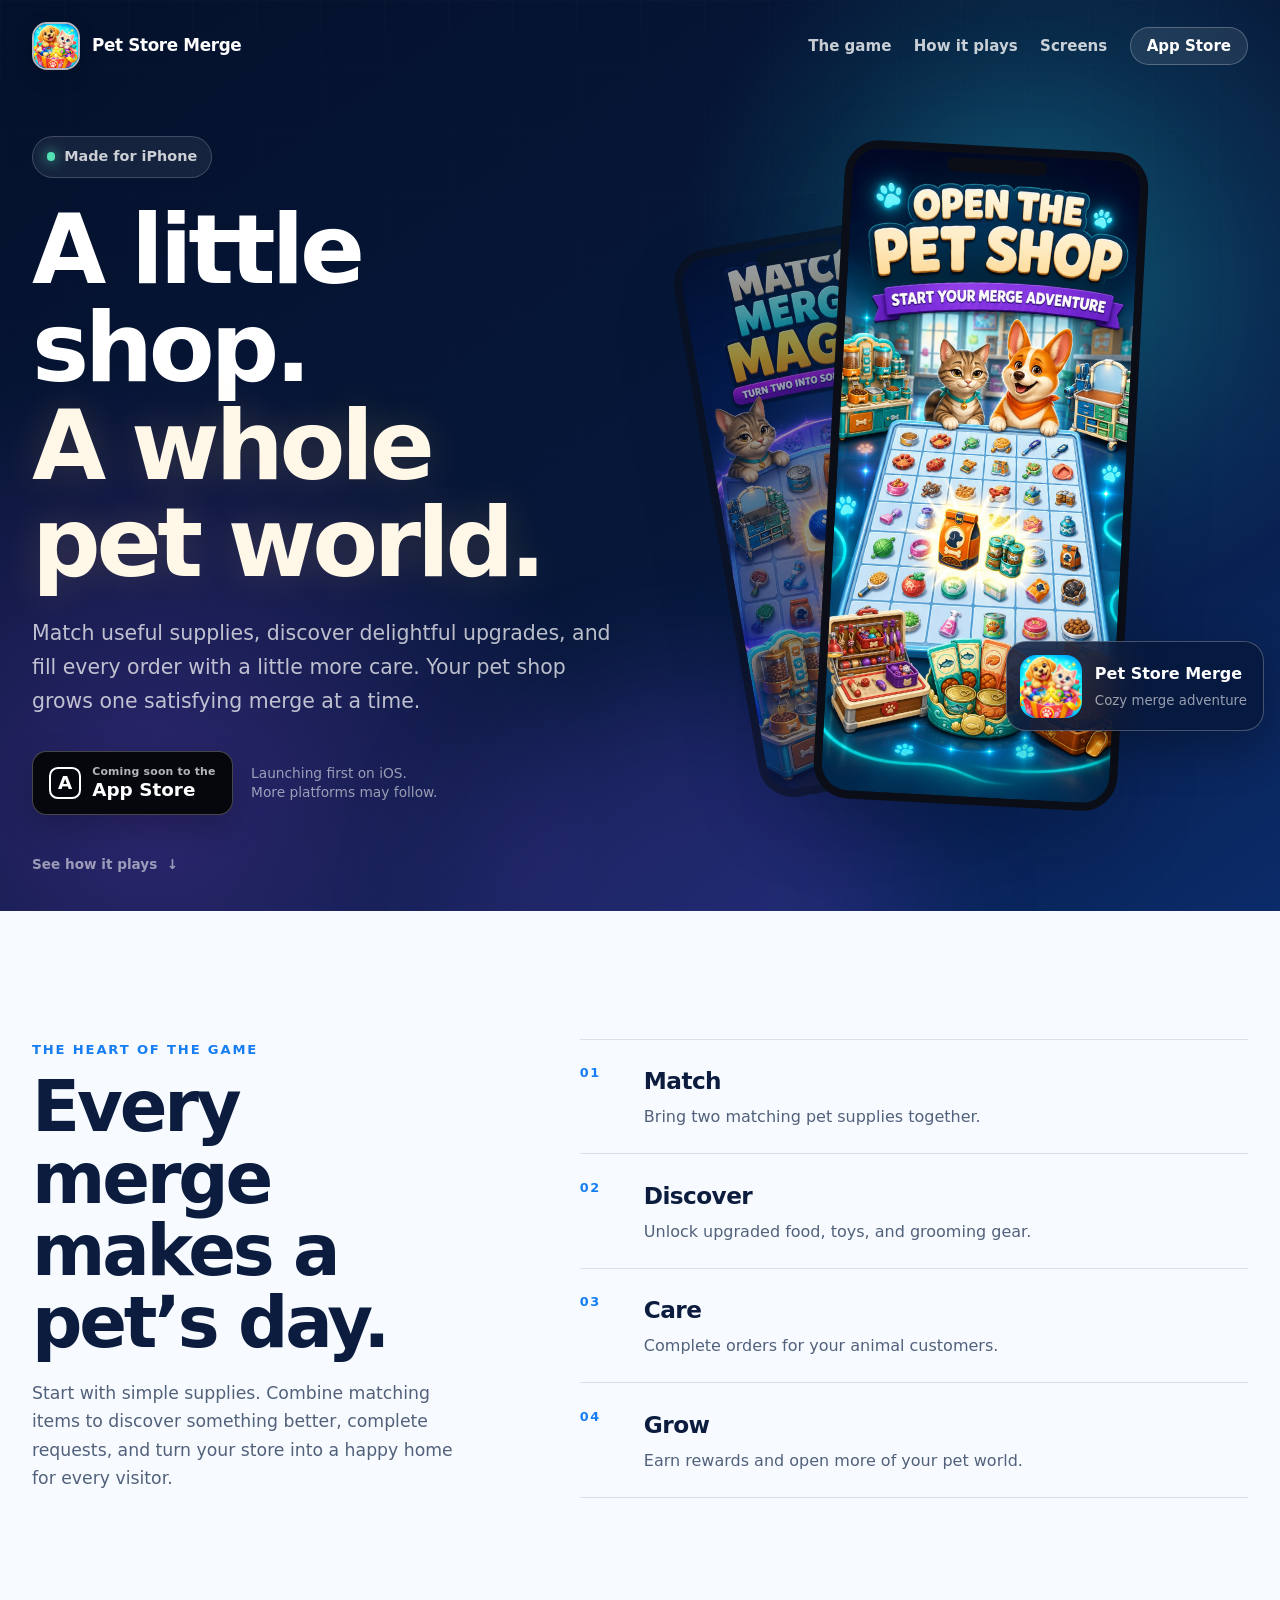
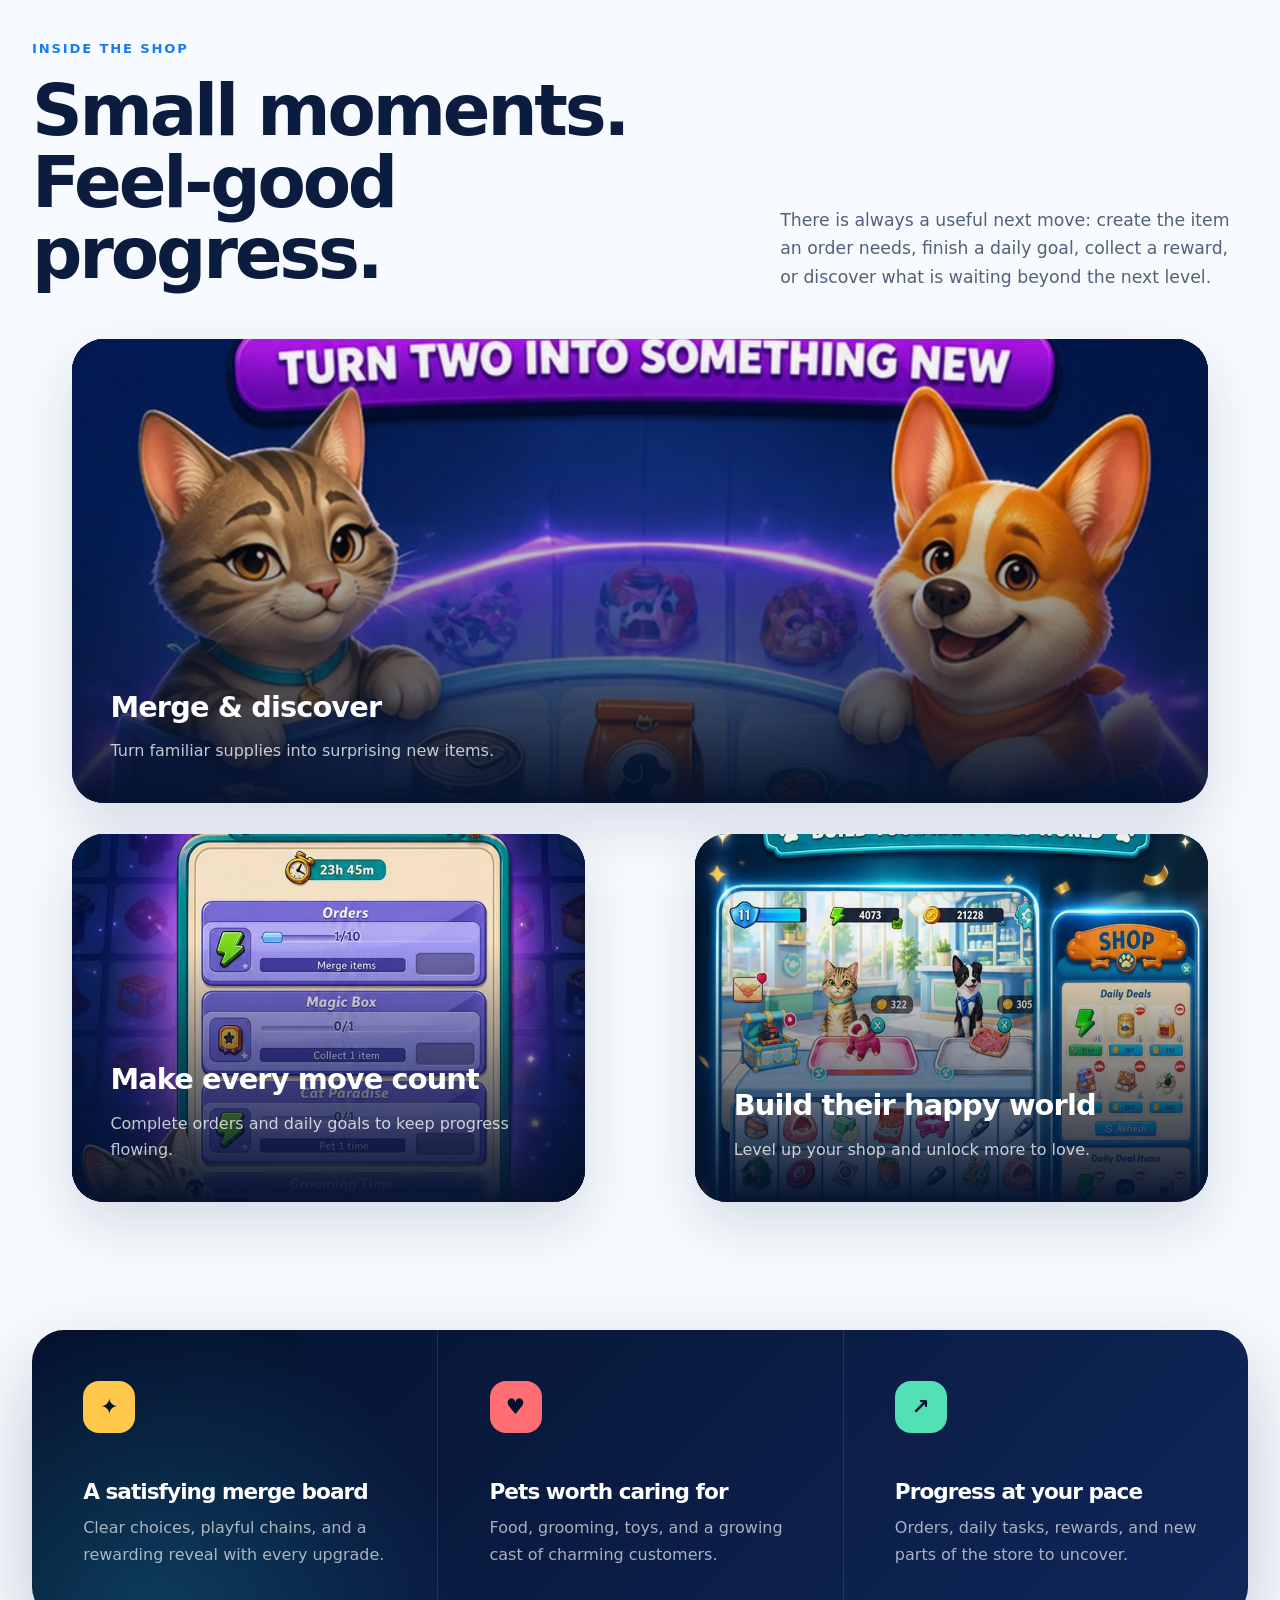
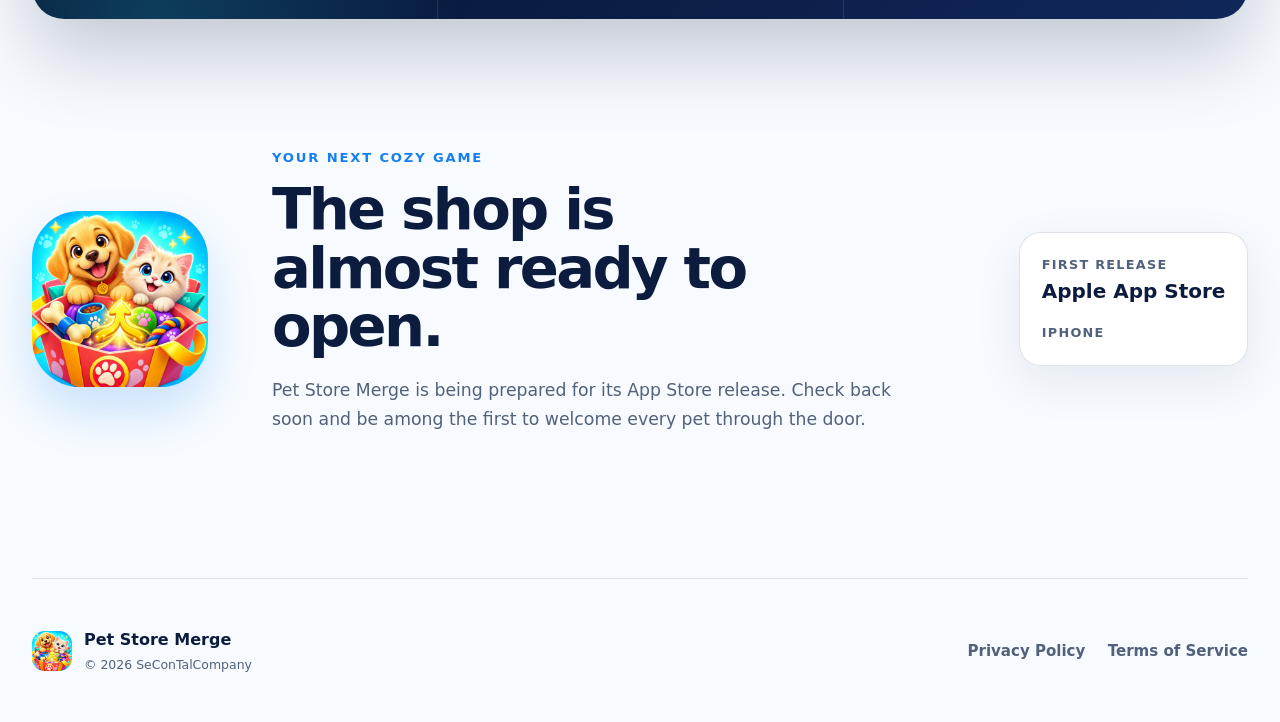
<file: index.html>
<!doctype html>
<html lang="en">
<head>
  <meta charset="utf-8">
  <meta name="viewport" content="width=device-width, initial-scale=1">
  <meta name="description" content="Pet Store Merge is a cozy merge adventure where every match helps you care for pets, complete orders, and grow a joyful pet shop.">
  <meta name="theme-color" content="#07183b">
  <meta property="og:title" content="Pet Store Merge">
  <meta property="og:description" content="Merge supplies, delight your pet customers, and build a shop they will love.">
  <meta property="og:type" content="website">
  <meta property="og:url" content="https://secontalcompani.com/">
  <meta property="og:image" content="https://secontalcompani.com/og.png">
  <meta property="og:image:alt" content="Pet Store Merge social preview artwork">
  <meta property="og:image:type" content="image/png">
  <meta name="twitter:card" content="summary_large_image">
  <meta name="twitter:title" content="Pet Store Merge">
  <meta name="twitter:description" content="Merge supplies, delight your pet customers, and build a shop they will love.">
  <meta name="twitter:image" content="https://secontalcompani.com/og.png">
  <title>Pet Store Merge — A cozy merge adventure</title>
  <link rel="icon" href="assets/pet-store-merge-icon.jpg" type="image/jpeg">
  <link rel="stylesheet" href="styles.css?v=20260904-5">
</head>
<body>
  <a class="skip-link" href="#main-content">Skip to content</a>

  <header class="site-header">
    <a class="brand" href="./" aria-label="Pet Store Merge home">
      <img class="brand-icon" src="assets/pet-store-merge-icon.jpg" width="48" height="48" alt="">
      <span>Pet Store Merge</span>
    </a>
    <nav aria-label="Main navigation">
      <a href="#game">The game</a>
      <a href="#how-it-plays">How it plays</a>
      <a href="#screens">Screens</a>
      <a class="nav-store" href="#availability">App Store</a>
    </nav>
  </header>

  <main id="main-content">
    <section class="hero" id="game" aria-labelledby="hero-title">
      <div class="hero-glow hero-glow-one" aria-hidden="true"></div>
      <div class="hero-glow hero-glow-two" aria-hidden="true"></div>
      <div class="hero-copy">
        <div class="platform-pill"><span class="status-dot" aria-hidden="true"></span> Made for iPhone</div>
        <h1 id="hero-title">A little shop.<br><span>A whole pet world.</span></h1>
        <p class="hero-text">Match useful supplies, discover delightful upgrades, and fill every order with a little more care. Your pet shop grows one satisfying merge at a time.</p>
        <div class="hero-actions" id="availability">
          <div class="store-badge" aria-label="Pet Store Merge is coming to the App Store">
            <span class="store-badge-symbol" aria-hidden="true">A</span>
            <span><small>Coming soon to the</small>App Store</span>
          </div>
          <p>Launching first on iOS.<br>More platforms may follow.</p>
        </div>
      </div>

      <div class="hero-showcase" aria-label="Pet Store Merge gameplay preview">
        <div class="phone phone-back" aria-hidden="true">
          <img src="assets/app-store-merge.jpg" width="900" height="1951" alt="">
        </div>
        <div class="phone phone-front">
          <img src="assets/app-store-open-shop.jpg" width="900" height="1951" alt="Pet Store Merge board filled with pet food, toys, and grooming supplies">
        </div>
        <div class="app-card" aria-hidden="true">
          <img src="assets/pet-store-merge-icon.jpg" width="78" height="78" alt="">
          <span><strong>Pet Store Merge</strong><small>Cozy merge adventure</small></span>
        </div>
      </div>

      <a class="scroll-cue" href="#how-it-plays">See how it plays <span aria-hidden="true">↓</span></a>
    </section>

    <section class="game-loop" id="how-it-plays" aria-labelledby="loop-title">
      <div class="section-heading">
        <p class="eyebrow">The heart of the game</p>
        <h2 id="loop-title">Every merge makes a pet’s day.</h2>
        <p>Start with simple supplies. Combine matching items to discover something better, complete requests, and turn your store into a happy home for every visitor.</p>
      </div>
      <ol class="loop-steps">
        <li><span>01</span><strong>Match</strong><p>Bring two matching pet supplies together.</p></li>
        <li><span>02</span><strong>Discover</strong><p>Unlock upgraded food, toys, and grooming gear.</p></li>
        <li><span>03</span><strong>Care</strong><p>Complete orders for your animal customers.</p></li>
        <li><span>04</span><strong>Grow</strong><p>Earn rewards and open more of your pet world.</p></li>
      </ol>
    </section>

    <section class="screens-section" id="screens" aria-labelledby="screens-title">
      <div class="screens-intro">
        <p class="eyebrow">Inside the shop</p>
        <h2 id="screens-title">Small moments. Feel-good progress.</h2>
        <p>There is always a useful next move: create the item an order needs, finish a daily goal, collect a reward, or discover what is waiting beyond the next level.</p>
      </div>
      <div class="screens-grid">
        <figure class="screen-card screen-card-one">
          <div class="screen-frame">
            <img src="assets/app-store-merge.jpg" width="900" height="1951" loading="lazy" alt="Two matching yarn balls merging into an upgraded pet toy">
          </div>
          <figcaption><span>Merge &amp; discover</span><p>Turn familiar supplies into surprising new items.</p></figcaption>
        </figure>
        <figure class="screen-card screen-card-two">
          <div class="screen-frame">
            <img src="assets/app-store-orders.jpg" width="900" height="1951" loading="lazy" alt="Daily tasks and pet shop orders with progress and rewards">
          </div>
          <figcaption><span>Make every move count</span><p>Complete orders and daily goals to keep progress flowing.</p></figcaption>
        </figure>
        <figure class="screen-card screen-card-three">
          <div class="screen-frame">
            <img src="assets/app-store-pet-world.jpg?v=20260904-3" width="900" height="1951" loading="lazy" alt="A lively Pet Store Merge shop with the merge board, daily deals, fortune wheel, and pet characters">
          </div>
          <figcaption><span>Build their happy world</span><p>Level up your shop and unlock more to love.</p></figcaption>
        </figure>
      </div>
    </section>

    <section class="feature-band" aria-label="Game highlights">
      <article><span aria-hidden="true">✦</span><h3>A satisfying merge board</h3><p>Clear choices, playful chains, and a rewarding reveal with every upgrade.</p></article>
      <article><span aria-hidden="true">♥</span><h3>Pets worth caring for</h3><p>Food, grooming, toys, and a growing cast of charming customers.</p></article>
      <article><span aria-hidden="true">↗</span><h3>Progress at your pace</h3><p>Orders, daily tasks, rewards, and new parts of the store to uncover.</p></article>
    </section>

    <section class="closing" aria-labelledby="closing-title">
      <img class="closing-icon" src="assets/pet-store-merge-icon.jpg" width="180" height="180" loading="lazy" alt="Pet Store Merge app icon with a puppy and kitten">
      <div>
        <p class="eyebrow">Your next cozy game</p>
        <h2 id="closing-title">The shop is almost ready to open.</h2>
        <p>Pet Store Merge is being prepared for its App Store release. Check back soon and be among the first to welcome every pet through the door.</p>
      </div>
      <div class="availability-card">
        <span>First release</span>
        <strong>Apple App Store</strong>
        <small>iPhone</small>
      </div>
    </section>
  </main>

  <footer class="site-footer">
    <div class="footer-brand">
      <img src="assets/pet-store-merge-icon.jpg" width="40" height="40" alt="">
      <p><strong>Pet Store Merge</strong><span>© 2026 SeConTalCompany</span></p>
    </div>
    <nav aria-label="Legal links">
      <a href="privacy/">Privacy Policy</a>
      <a href="terms/">Terms of Service</a>
    </nav>
  </footer>
</body>
</html>
</file>
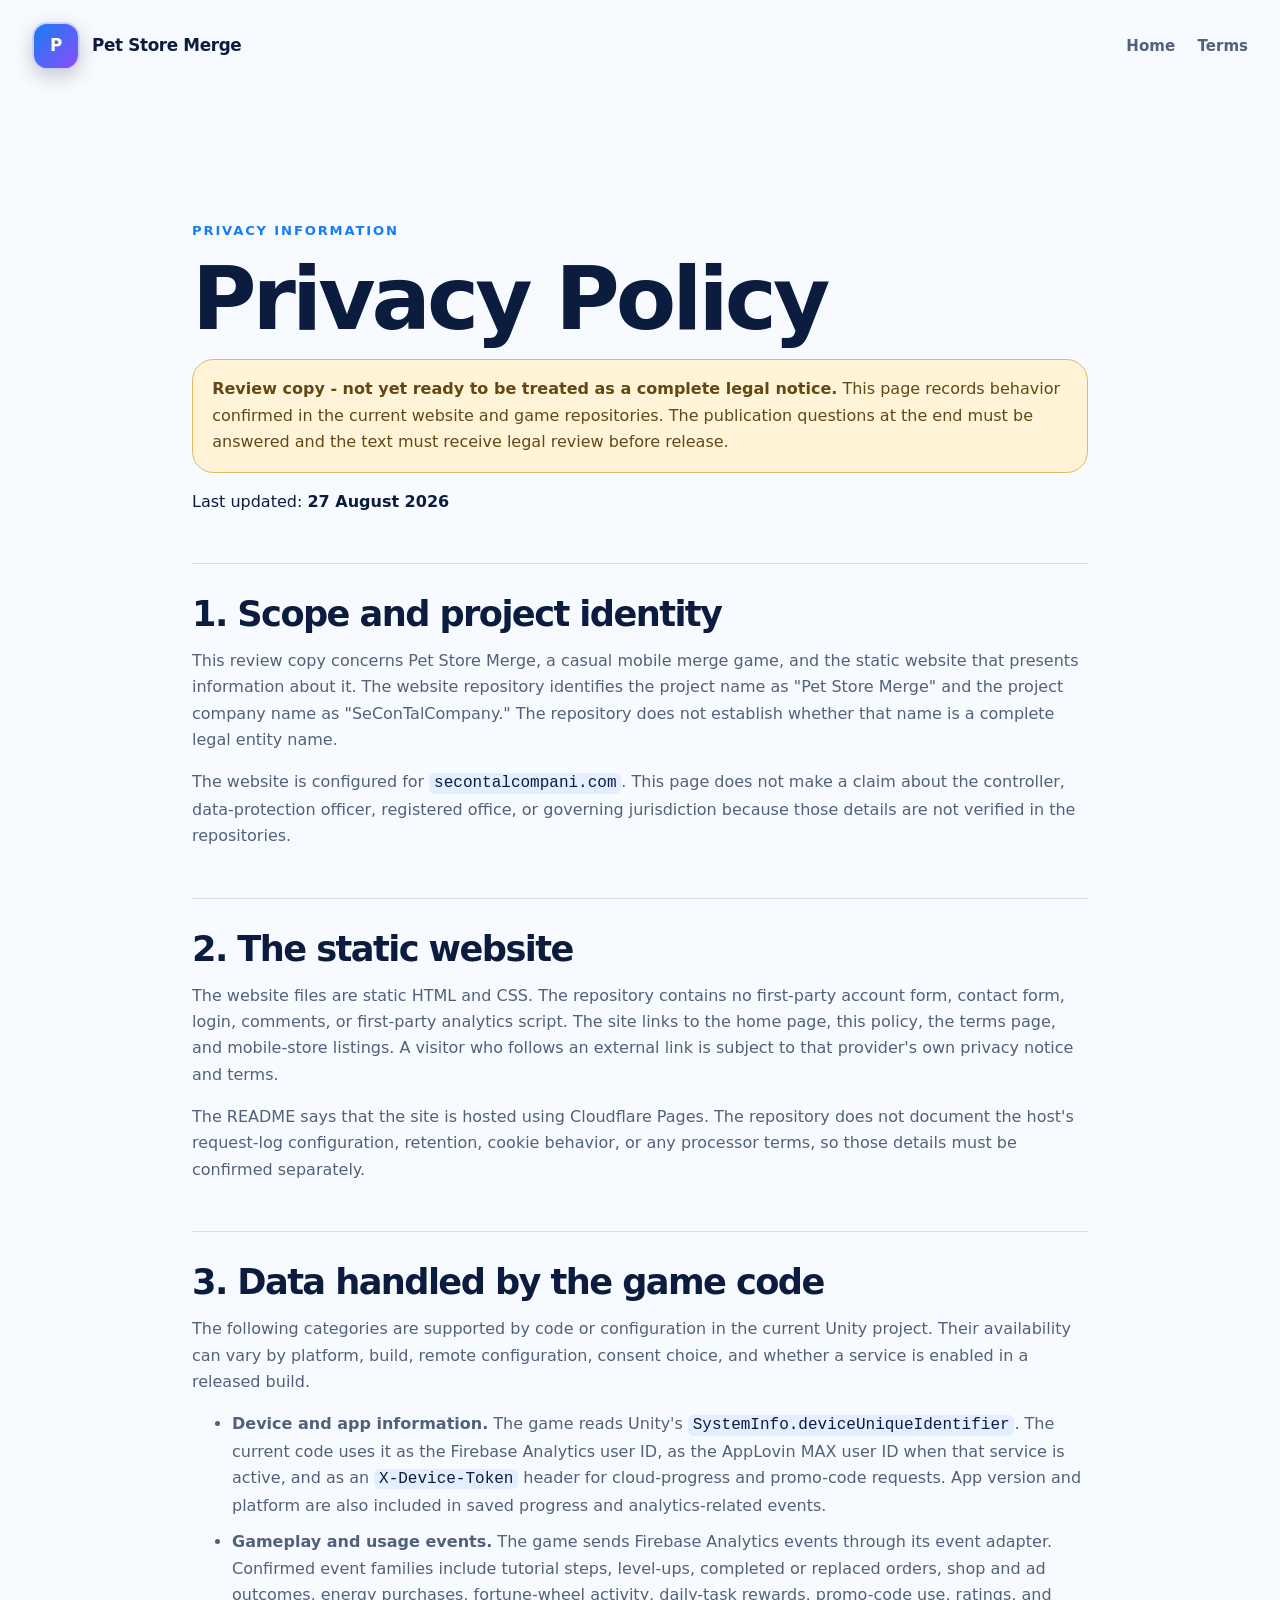
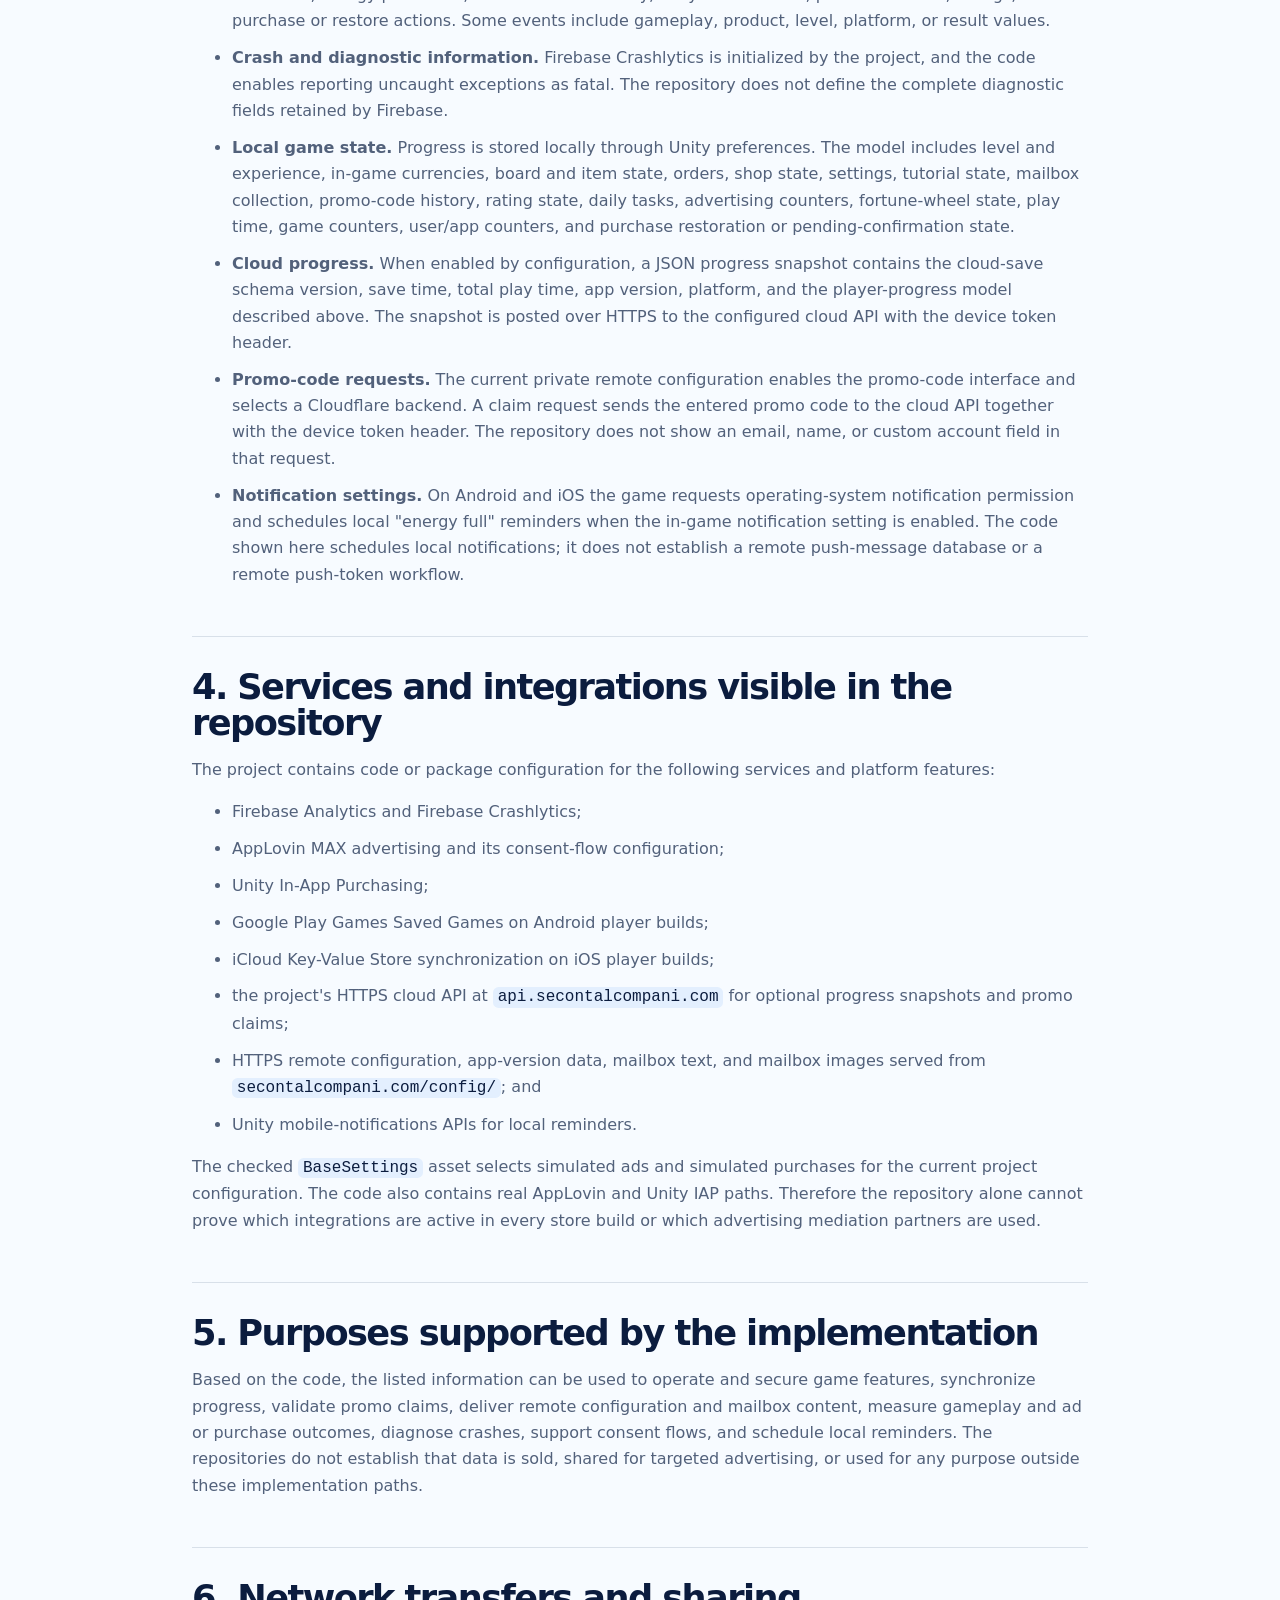
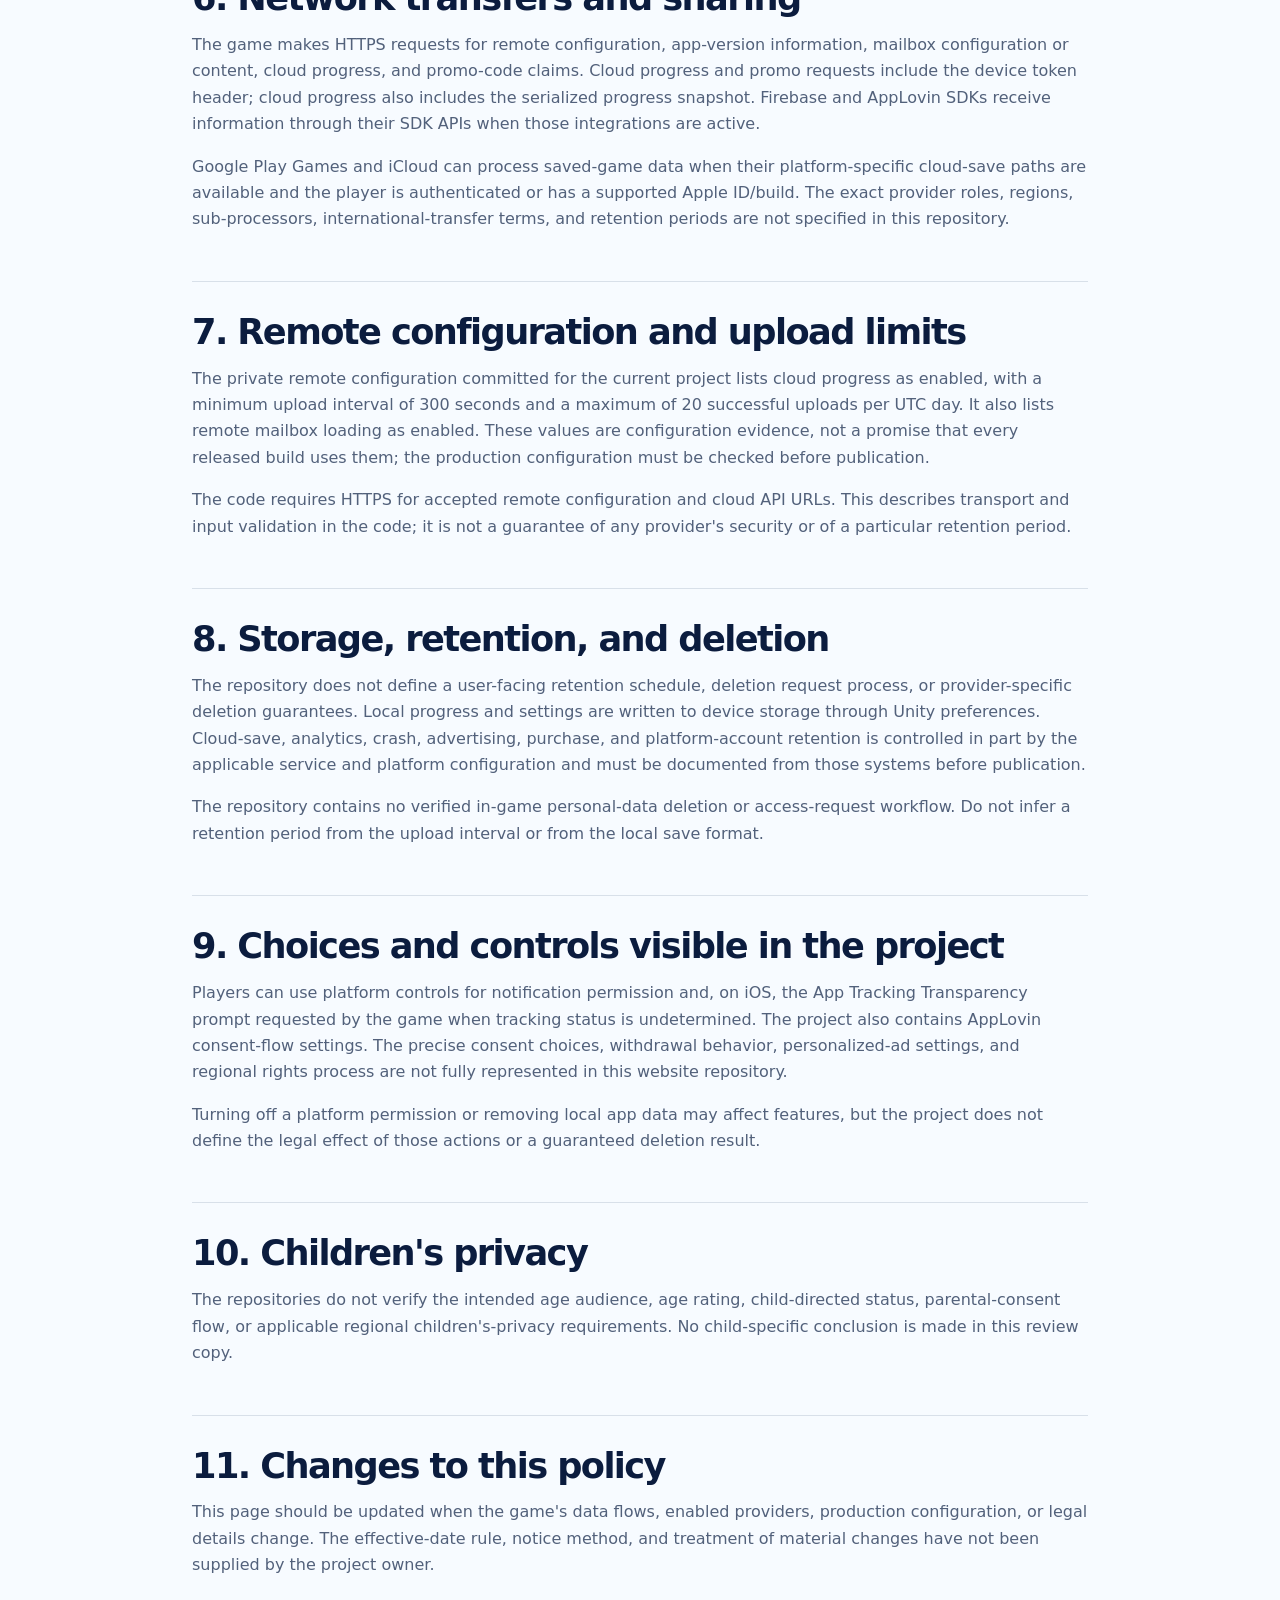
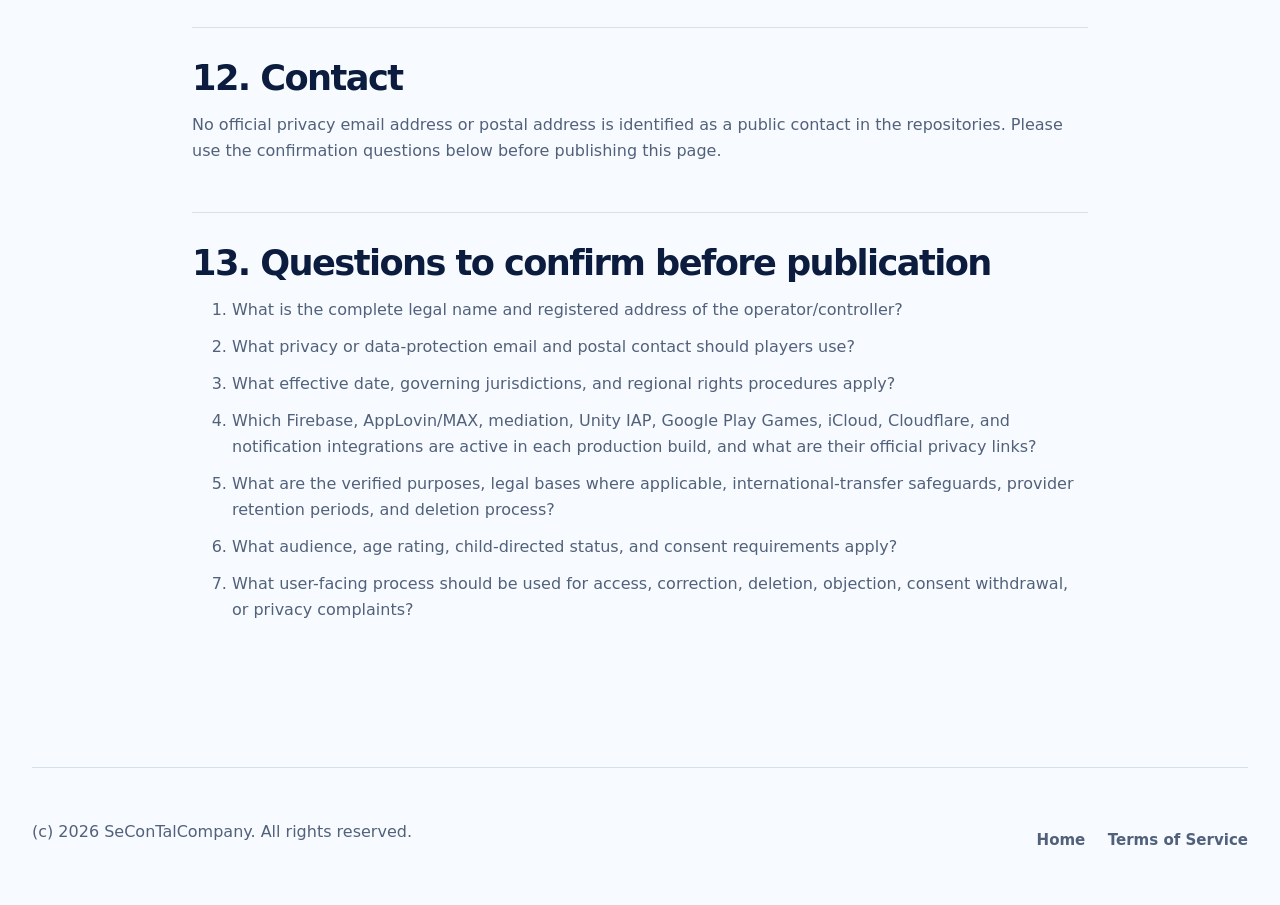
<file: privacy/index.html>
<!doctype html>
<html lang="en">
<head>
  <meta charset="utf-8">
  <meta name="viewport" content="width=device-width, initial-scale=1">
  <meta name="description" content="Privacy information for Pet Store Merge.">
  <meta name="robots" content="noindex, nofollow">
  <title>Privacy Policy - Pet Store Merge</title>
  <link rel="stylesheet" href="../styles.css">
</head>
<body>
  <a class="skip-link" href="#main-content">Skip to content</a>

  <header class="site-header">
    <a class="brand" href="../" aria-label="Pet Store Merge home">
      <span class="brand-mark" aria-hidden="true">P</span>
      <span>Pet Store Merge</span>
    </a>
    <nav aria-label="Main navigation">
      <a href="../">Home</a>
      <a href="../terms/">Terms</a>
    </nav>
  </header>

  <main class="legal-main" id="main-content">
    <header class="legal-hero">
      <p class="eyebrow">Privacy information</p>
      <h1>Privacy Policy</h1>
      <p class="draft-banner"><strong>Review copy - not yet ready to be treated as a complete legal notice.</strong> This page records behavior confirmed in the current website and game repositories. The publication questions at the end must be answered and the text must receive legal review before release.</p>
      <p>Last updated: <strong>27 August 2026</strong></p>
    </header>

    <div class="legal-content">
      <section aria-labelledby="scope">
        <h2 id="scope">1. Scope and project identity</h2>
        <p>This review copy concerns Pet Store Merge, a casual mobile merge game, and the static website that presents information about it. The website repository identifies the project name as "Pet Store Merge" and the project company name as "SeConTalCompany." The repository does not establish whether that name is a complete legal entity name.</p>
        <p>The website is configured for <code>secontalcompani.com</code>. This page does not make a claim about the controller, data-protection officer, registered office, or governing jurisdiction because those details are not verified in the repositories.</p>
      </section>

      <section aria-labelledby="website">
        <h2 id="website">2. The static website</h2>
        <p>The website files are static HTML and CSS. The repository contains no first-party account form, contact form, login, comments, or first-party analytics script. The site links to the home page, this policy, the terms page, and mobile-store listings. A visitor who follows an external link is subject to that provider's own privacy notice and terms.</p>
        <p>The README says that the site is hosted using Cloudflare Pages. The repository does not document the host's request-log configuration, retention, cookie behavior, or any processor terms, so those details must be confirmed separately.</p>
      </section>

      <section aria-labelledby="game-data">
        <h2 id="game-data">3. Data handled by the game code</h2>
        <p>The following categories are supported by code or configuration in the current Unity project. Their availability can vary by platform, build, remote configuration, consent choice, and whether a service is enabled in a released build.</p>
        <ul>
          <li><strong>Device and app information.</strong> The game reads Unity's <code>SystemInfo.deviceUniqueIdentifier</code>. The current code uses it as the Firebase Analytics user ID, as the AppLovin MAX user ID when that service is active, and as an <code>X-Device-Token</code> header for cloud-progress and promo-code requests. App version and platform are also included in saved progress and analytics-related events.</li>
          <li><strong>Gameplay and usage events.</strong> The game sends Firebase Analytics events through its event adapter. Confirmed event families include tutorial steps, level-ups, completed or replaced orders, shop and ad outcomes, energy purchases, fortune-wheel activity, daily-task rewards, promo-code use, ratings, and purchase or restore actions. Some events include gameplay, product, level, platform, or result values.</li>
          <li><strong>Crash and diagnostic information.</strong> Firebase Crashlytics is initialized by the project, and the code enables reporting uncaught exceptions as fatal. The repository does not define the complete diagnostic fields retained by Firebase.</li>
          <li><strong>Local game state.</strong> Progress is stored locally through Unity preferences. The model includes level and experience, in-game currencies, board and item state, orders, shop state, settings, tutorial state, mailbox collection, promo-code history, rating state, daily tasks, advertising counters, fortune-wheel state, play time, game counters, user/app counters, and purchase restoration or pending-confirmation state.</li>
          <li><strong>Cloud progress.</strong> When enabled by configuration, a JSON progress snapshot contains the cloud-save schema version, save time, total play time, app version, platform, and the player-progress model described above. The snapshot is posted over HTTPS to the configured cloud API with the device token header.</li>
          <li><strong>Promo-code requests.</strong> The current private remote configuration enables the promo-code interface and selects a Cloudflare backend. A claim request sends the entered promo code to the cloud API together with the device token header. The repository does not show an email, name, or custom account field in that request.</li>
          <li><strong>Notification settings.</strong> On Android and iOS the game requests operating-system notification permission and schedules local "energy full" reminders when the in-game notification setting is enabled. The code shown here schedules local notifications; it does not establish a remote push-message database or a remote push-token workflow.</li>
        </ul>
      </section>

      <section aria-labelledby="services">
        <h2 id="services">4. Services and integrations visible in the repository</h2>
        <p>The project contains code or package configuration for the following services and platform features:</p>
        <ul>
          <li>Firebase Analytics and Firebase Crashlytics;</li>
          <li>AppLovin MAX advertising and its consent-flow configuration;</li>
          <li>Unity In-App Purchasing;</li>
          <li>Google Play Games Saved Games on Android player builds;</li>
          <li>iCloud Key-Value Store synchronization on iOS player builds;</li>
          <li>the project's HTTPS cloud API at <code>api.secontalcompani.com</code> for optional progress snapshots and promo claims;</li>
          <li>HTTPS remote configuration, app-version data, mailbox text, and mailbox images served from <code>secontalcompani.com/config/</code>; and</li>
          <li>Unity mobile-notifications APIs for local reminders.</li>
        </ul>
        <p>The checked <code>BaseSettings</code> asset selects simulated ads and simulated purchases for the current project configuration. The code also contains real AppLovin and Unity IAP paths. Therefore the repository alone cannot prove which integrations are active in every store build or which advertising mediation partners are used.</p>
      </section>

      <section aria-labelledby="purposes">
        <h2 id="purposes">5. Purposes supported by the implementation</h2>
        <p>Based on the code, the listed information can be used to operate and secure game features, synchronize progress, validate promo claims, deliver remote configuration and mailbox content, measure gameplay and ad or purchase outcomes, diagnose crashes, support consent flows, and schedule local reminders. The repositories do not establish that data is sold, shared for targeted advertising, or used for any purpose outside these implementation paths.</p>
      </section>

      <section aria-labelledby="sharing">
        <h2 id="sharing">6. Network transfers and sharing</h2>
        <p>The game makes HTTPS requests for remote configuration, app-version information, mailbox configuration or content, cloud progress, and promo-code claims. Cloud progress and promo requests include the device token header; cloud progress also includes the serialized progress snapshot. Firebase and AppLovin SDKs receive information through their SDK APIs when those integrations are active.</p>
        <p>Google Play Games and iCloud can process saved-game data when their platform-specific cloud-save paths are available and the player is authenticated or has a supported Apple ID/build. The exact provider roles, regions, sub-processors, international-transfer terms, and retention periods are not specified in this repository.</p>
      </section>

      <section aria-labelledby="configuration">
        <h2 id="configuration">7. Remote configuration and upload limits</h2>
        <p>The private remote configuration committed for the current project lists cloud progress as enabled, with a minimum upload interval of 300 seconds and a maximum of 20 successful uploads per UTC day. It also lists remote mailbox loading as enabled. These values are configuration evidence, not a promise that every released build uses them; the production configuration must be checked before publication.</p>
        <p>The code requires HTTPS for accepted remote configuration and cloud API URLs. This describes transport and input validation in the code; it is not a guarantee of any provider's security or of a particular retention period.</p>
      </section>

      <section aria-labelledby="retention">
        <h2 id="retention">8. Storage, retention, and deletion</h2>
        <p>The repository does not define a user-facing retention schedule, deletion request process, or provider-specific deletion guarantees. Local progress and settings are written to device storage through Unity preferences. Cloud-save, analytics, crash, advertising, purchase, and platform-account retention is controlled in part by the applicable service and platform configuration and must be documented from those systems before publication.</p>
        <p>The repository contains no verified in-game personal-data deletion or access-request workflow. Do not infer a retention period from the upload interval or from the local save format.</p>
      </section>

      <section aria-labelledby="choices">
        <h2 id="choices">9. Choices and controls visible in the project</h2>
        <p>Players can use platform controls for notification permission and, on iOS, the App Tracking Transparency prompt requested by the game when tracking status is undetermined. The project also contains AppLovin consent-flow settings. The precise consent choices, withdrawal behavior, personalized-ad settings, and regional rights process are not fully represented in this website repository.</p>
        <p>Turning off a platform permission or removing local app data may affect features, but the project does not define the legal effect of those actions or a guaranteed deletion result.</p>
      </section>

      <section aria-labelledby="children">
        <h2 id="children">10. Children's privacy</h2>
        <p>The repositories do not verify the intended age audience, age rating, child-directed status, parental-consent flow, or applicable regional children's-privacy requirements. No child-specific conclusion is made in this review copy.</p>
      </section>

      <section aria-labelledby="changes">
        <h2 id="changes">11. Changes to this policy</h2>
        <p>This page should be updated when the game's data flows, enabled providers, production configuration, or legal details change. The effective-date rule, notice method, and treatment of material changes have not been supplied by the project owner.</p>
      </section>

      <section aria-labelledby="contact">
        <h2 id="contact">12. Contact</h2>
        <p>No official privacy email address or postal address is identified as a public contact in the repositories. Please use the confirmation questions below before publishing this page.</p>
      </section>

      <section aria-labelledby="questions">
        <h2 id="questions">13. Questions to confirm before publication</h2>
        <ol>
          <li>What is the complete legal name and registered address of the operator/controller?</li>
          <li>What privacy or data-protection email and postal contact should players use?</li>
          <li>What effective date, governing jurisdictions, and regional rights procedures apply?</li>
          <li>Which Firebase, AppLovin/MAX, mediation, Unity IAP, Google Play Games, iCloud, Cloudflare, and notification integrations are active in each production build, and what are their official privacy links?</li>
          <li>What are the verified purposes, legal bases where applicable, international-transfer safeguards, provider retention periods, and deletion process?</li>
          <li>What audience, age rating, child-directed status, and consent requirements apply?</li>
          <li>What user-facing process should be used for access, correction, deletion, objection, consent withdrawal, or privacy complaints?</li>
        </ol>
      </section>
    </div>
  </main>

  <footer class="site-footer">
    <p>(c) 2026 SeConTalCompany. All rights reserved.</p>
    <nav aria-label="Legal links">
      <a href="../">Home</a>
      <a href="../terms/">Terms of Service</a>
    </nav>
  </footer>
</body>
</html>
</file>
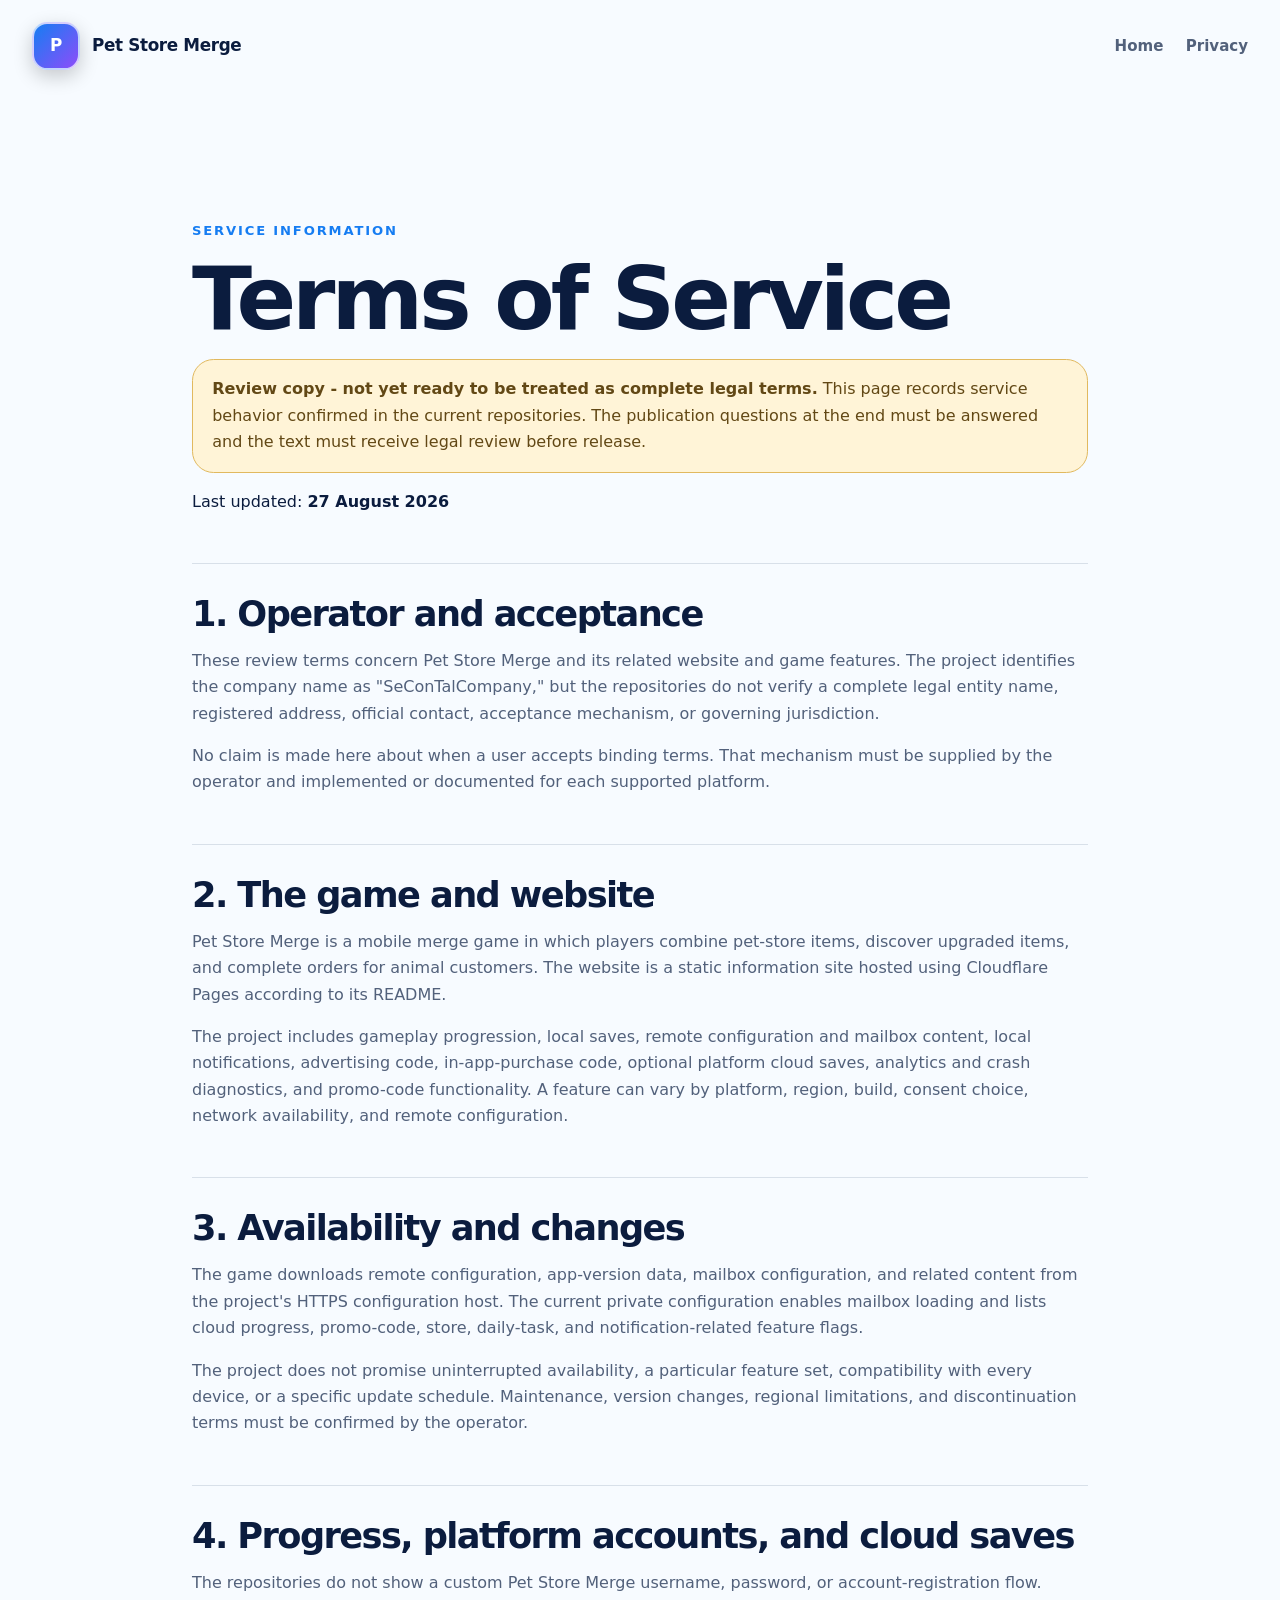
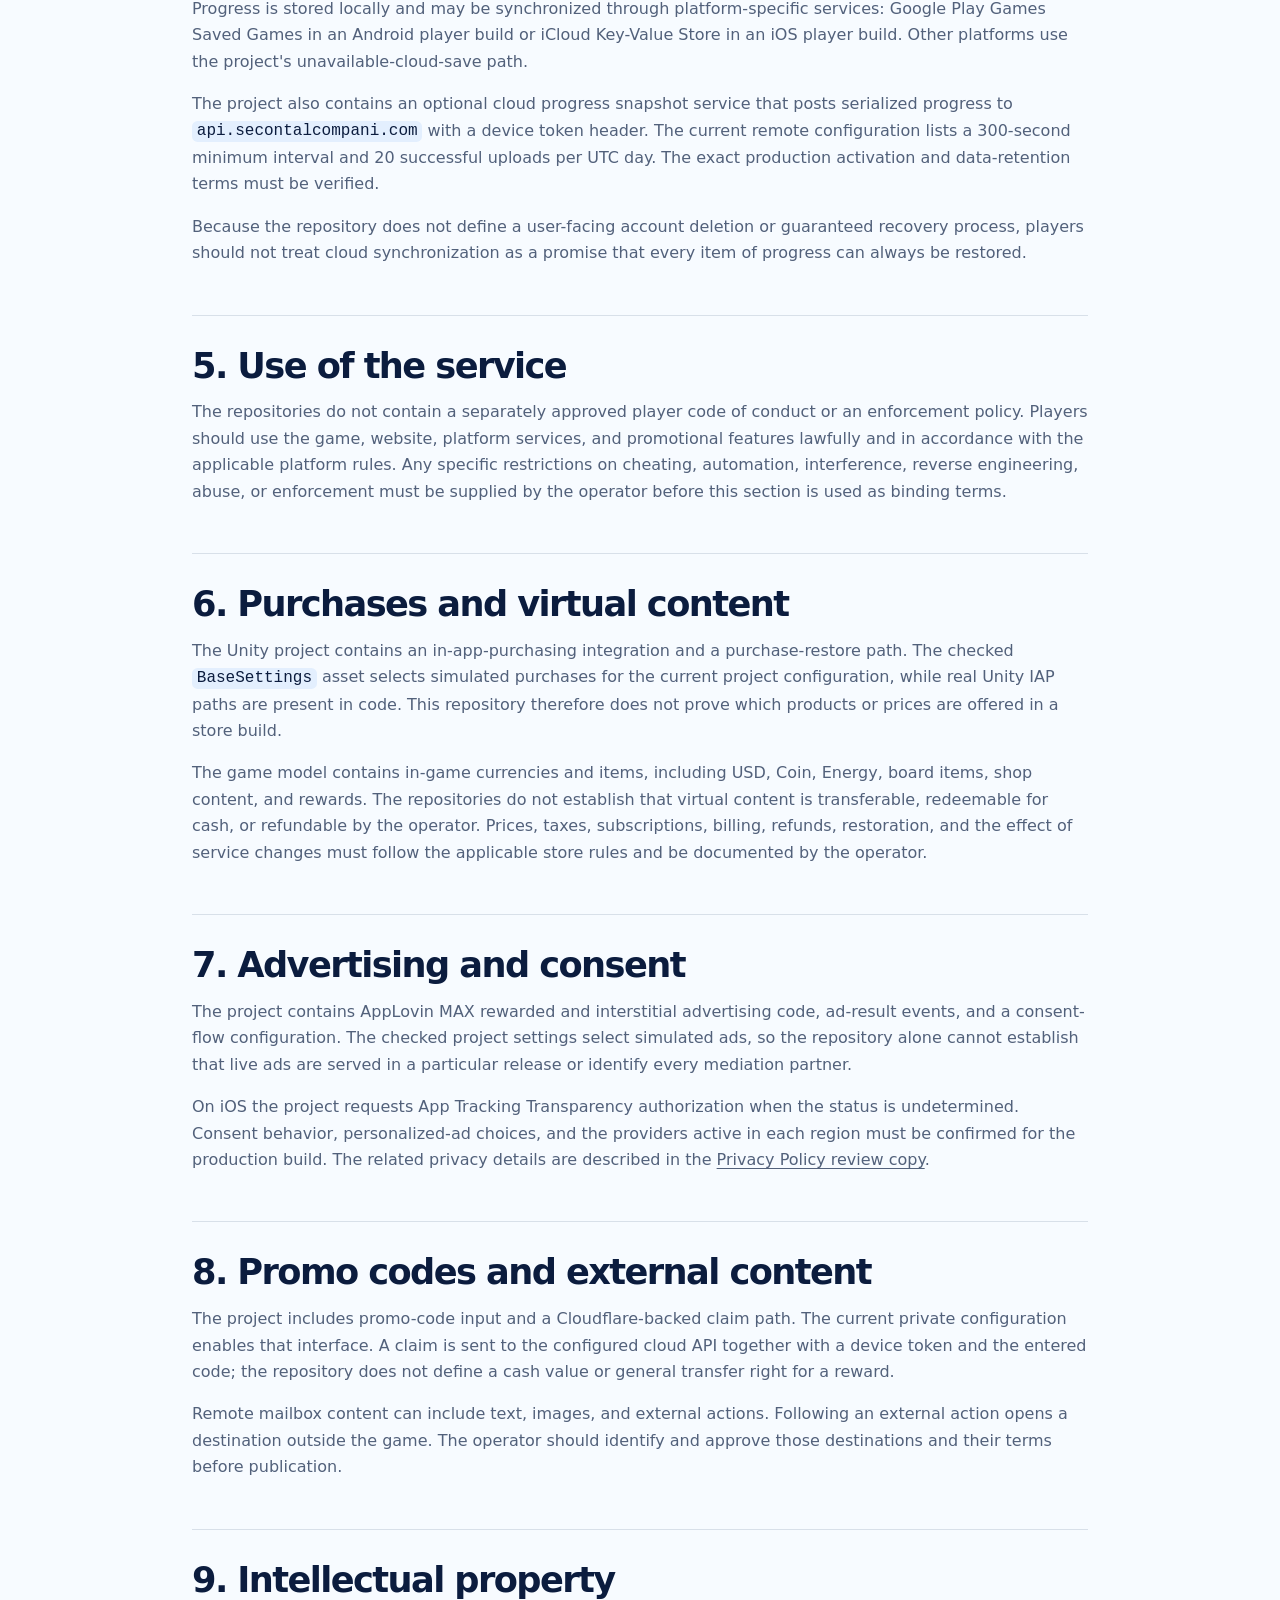
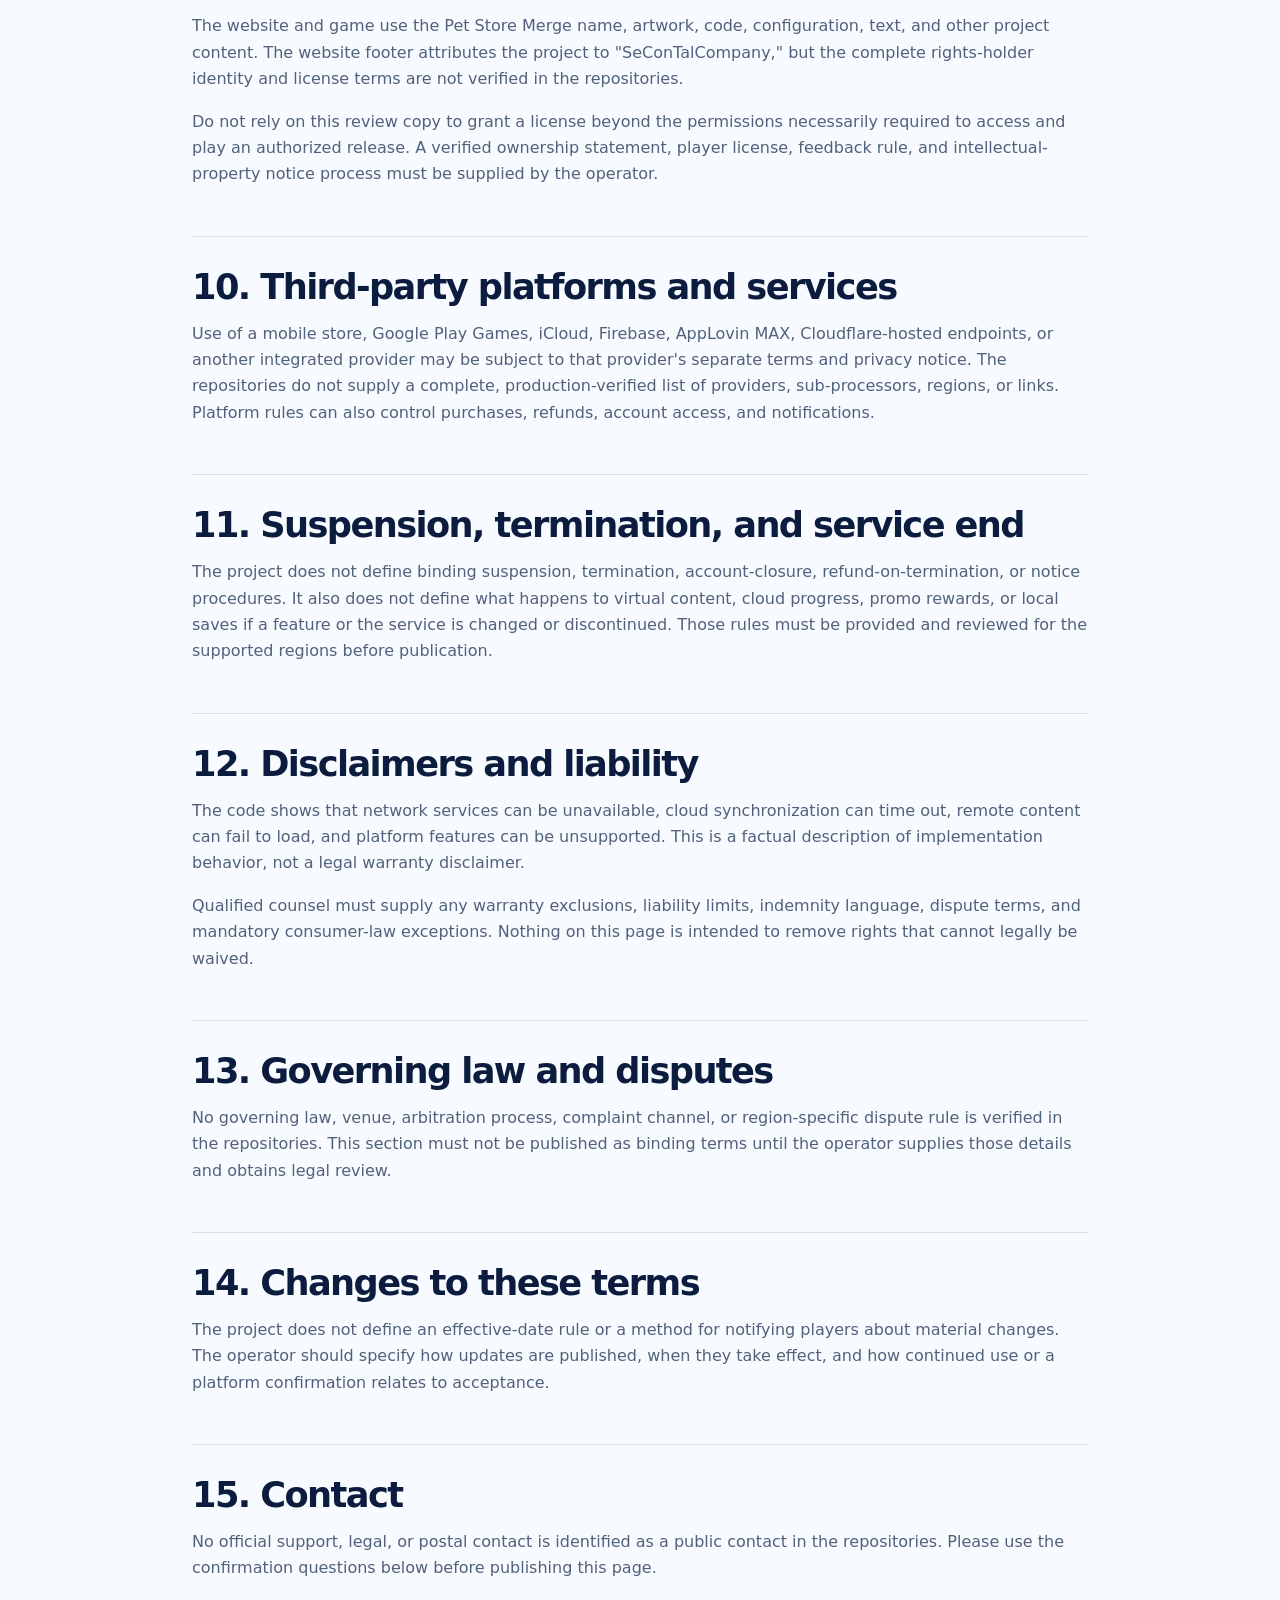
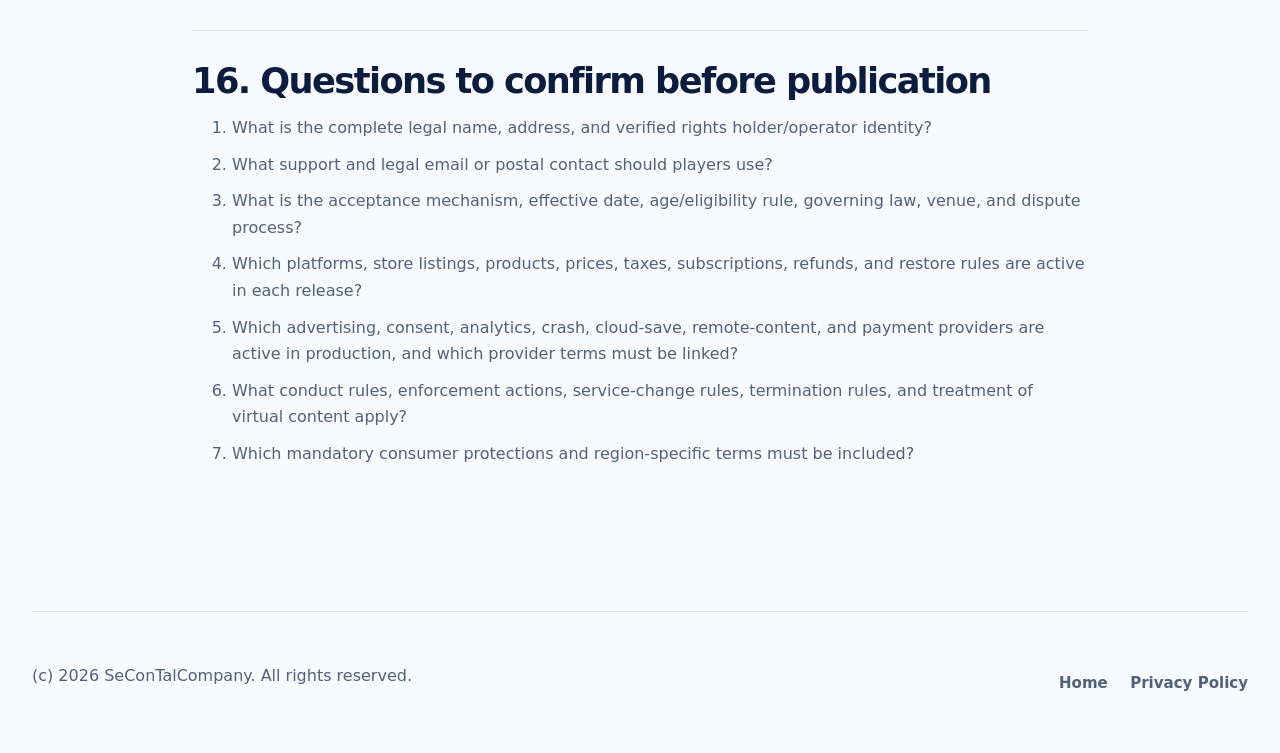
<file: terms/index.html>
<!doctype html>
<html lang="en">
<head>
  <meta charset="utf-8">
  <meta name="viewport" content="width=device-width, initial-scale=1">
  <meta name="description" content="Terms information for Pet Store Merge.">
  <meta name="robots" content="noindex, nofollow">
  <title>Terms of Service - Pet Store Merge</title>
  <link rel="stylesheet" href="../styles.css">
</head>
<body>
  <a class="skip-link" href="#main-content">Skip to content</a>

  <header class="site-header">
    <a class="brand" href="../" aria-label="Pet Store Merge home">
      <span class="brand-mark" aria-hidden="true">P</span>
      <span>Pet Store Merge</span>
    </a>
    <nav aria-label="Main navigation">
      <a href="../">Home</a>
      <a href="../privacy/">Privacy</a>
    </nav>
  </header>

  <main class="legal-main" id="main-content">
    <header class="legal-hero">
      <p class="eyebrow">Service information</p>
      <h1>Terms of Service</h1>
      <p class="draft-banner"><strong>Review copy - not yet ready to be treated as complete legal terms.</strong> This page records service behavior confirmed in the current repositories. The publication questions at the end must be answered and the text must receive legal review before release.</p>
      <p>Last updated: <strong>27 August 2026</strong></p>
    </header>

    <div class="legal-content">
      <section aria-labelledby="operator">
        <h2 id="operator">1. Operator and acceptance</h2>
        <p>These review terms concern Pet Store Merge and its related website and game features. The project identifies the company name as "SeConTalCompany," but the repositories do not verify a complete legal entity name, registered address, official contact, acceptance mechanism, or governing jurisdiction.</p>
        <p>No claim is made here about when a user accepts binding terms. That mechanism must be supplied by the operator and implemented or documented for each supported platform.</p>
      </section>

      <section aria-labelledby="service">
        <h2 id="service">2. The game and website</h2>
        <p>Pet Store Merge is a mobile merge game in which players combine pet-store items, discover upgraded items, and complete orders for animal customers. The website is a static information site hosted using Cloudflare Pages according to its README.</p>
        <p>The project includes gameplay progression, local saves, remote configuration and mailbox content, local notifications, advertising code, in-app-purchase code, optional platform cloud saves, analytics and crash diagnostics, and promo-code functionality. A feature can vary by platform, region, build, consent choice, network availability, and remote configuration.</p>
      </section>

      <section aria-labelledby="availability">
        <h2 id="availability">3. Availability and changes</h2>
        <p>The game downloads remote configuration, app-version data, mailbox configuration, and related content from the project's HTTPS configuration host. The current private configuration enables mailbox loading and lists cloud progress, promo-code, store, daily-task, and notification-related feature flags.</p>
        <p>The project does not promise uninterrupted availability, a particular feature set, compatibility with every device, or a specific update schedule. Maintenance, version changes, regional limitations, and discontinuation terms must be confirmed by the operator.</p>
      </section>

      <section aria-labelledby="accounts">
        <h2 id="accounts">4. Progress, platform accounts, and cloud saves</h2>
        <p>The repositories do not show a custom Pet Store Merge username, password, or account-registration flow. Progress is stored locally and may be synchronized through platform-specific services: Google Play Games Saved Games in an Android player build or iCloud Key-Value Store in an iOS player build. Other platforms use the project's unavailable-cloud-save path.</p>
        <p>The project also contains an optional cloud progress snapshot service that posts serialized progress to <code>api.secontalcompani.com</code> with a device token header. The current remote configuration lists a 300-second minimum interval and 20 successful uploads per UTC day. The exact production activation and data-retention terms must be verified.</p>
        <p>Because the repository does not define a user-facing account deletion or guaranteed recovery process, players should not treat cloud synchronization as a promise that every item of progress can always be restored.</p>
      </section>

      <section aria-labelledby="conduct">
        <h2 id="conduct">5. Use of the service</h2>
        <p>The repositories do not contain a separately approved player code of conduct or an enforcement policy. Players should use the game, website, platform services, and promotional features lawfully and in accordance with the applicable platform rules. Any specific restrictions on cheating, automation, interference, reverse engineering, abuse, or enforcement must be supplied by the operator before this section is used as binding terms.</p>
      </section>

      <section aria-labelledby="purchases">
        <h2 id="purchases">6. Purchases and virtual content</h2>
        <p>The Unity project contains an in-app-purchasing integration and a purchase-restore path. The checked <code>BaseSettings</code> asset selects simulated purchases for the current project configuration, while real Unity IAP paths are present in code. This repository therefore does not prove which products or prices are offered in a store build.</p>
        <p>The game model contains in-game currencies and items, including USD, Coin, Energy, board items, shop content, and rewards. The repositories do not establish that virtual content is transferable, redeemable for cash, or refundable by the operator. Prices, taxes, subscriptions, billing, refunds, restoration, and the effect of service changes must follow the applicable store rules and be documented by the operator.</p>
      </section>

      <section aria-labelledby="ads">
        <h2 id="ads">7. Advertising and consent</h2>
        <p>The project contains AppLovin MAX rewarded and interstitial advertising code, ad-result events, and a consent-flow configuration. The checked project settings select simulated ads, so the repository alone cannot establish that live ads are served in a particular release or identify every mediation partner.</p>
        <p>On iOS the project requests App Tracking Transparency authorization when the status is undetermined. Consent behavior, personalized-ad choices, and the providers active in each region must be confirmed for the production build. The related privacy details are described in the <a href="../privacy/">Privacy Policy review copy</a>.</p>
      </section>

      <section aria-labelledby="promo">
        <h2 id="promo">8. Promo codes and external content</h2>
        <p>The project includes promo-code input and a Cloudflare-backed claim path. The current private configuration enables that interface. A claim is sent to the configured cloud API together with a device token and the entered code; the repository does not define a cash value or general transfer right for a reward.</p>
        <p>Remote mailbox content can include text, images, and external actions. Following an external action opens a destination outside the game. The operator should identify and approve those destinations and their terms before publication.</p>
      </section>

      <section aria-labelledby="property">
        <h2 id="property">9. Intellectual property</h2>
        <p>The website and game use the Pet Store Merge name, artwork, code, configuration, text, and other project content. The website footer attributes the project to "SeConTalCompany," but the complete rights-holder identity and license terms are not verified in the repositories.</p>
        <p>Do not rely on this review copy to grant a license beyond the permissions necessarily required to access and play an authorized release. A verified ownership statement, player license, feedback rule, and intellectual-property notice process must be supplied by the operator.</p>
      </section>

      <section aria-labelledby="third-party">
        <h2 id="third-party">10. Third-party platforms and services</h2>
        <p>Use of a mobile store, Google Play Games, iCloud, Firebase, AppLovin MAX, Cloudflare-hosted endpoints, or another integrated provider may be subject to that provider's separate terms and privacy notice. The repositories do not supply a complete, production-verified list of providers, sub-processors, regions, or links. Platform rules can also control purchases, refunds, account access, and notifications.</p>
      </section>

      <section aria-labelledby="termination">
        <h2 id="termination">11. Suspension, termination, and service end</h2>
        <p>The project does not define binding suspension, termination, account-closure, refund-on-termination, or notice procedures. It also does not define what happens to virtual content, cloud progress, promo rewards, or local saves if a feature or the service is changed or discontinued. Those rules must be provided and reviewed for the supported regions before publication.</p>
      </section>

      <section aria-labelledby="warranties">
        <h2 id="warranties">12. Disclaimers and liability</h2>
        <p>The code shows that network services can be unavailable, cloud synchronization can time out, remote content can fail to load, and platform features can be unsupported. This is a factual description of implementation behavior, not a legal warranty disclaimer.</p>
        <p>Qualified counsel must supply any warranty exclusions, liability limits, indemnity language, dispute terms, and mandatory consumer-law exceptions. Nothing on this page is intended to remove rights that cannot legally be waived.</p>
      </section>

      <section aria-labelledby="law">
        <h2 id="law">13. Governing law and disputes</h2>
        <p>No governing law, venue, arbitration process, complaint channel, or region-specific dispute rule is verified in the repositories. This section must not be published as binding terms until the operator supplies those details and obtains legal review.</p>
      </section>

      <section aria-labelledby="changes">
        <h2 id="changes">14. Changes to these terms</h2>
        <p>The project does not define an effective-date rule or a method for notifying players about material changes. The operator should specify how updates are published, when they take effect, and how continued use or a platform confirmation relates to acceptance.</p>
      </section>

      <section aria-labelledby="contact">
        <h2 id="contact">15. Contact</h2>
        <p>No official support, legal, or postal contact is identified as a public contact in the repositories. Please use the confirmation questions below before publishing this page.</p>
      </section>

      <section aria-labelledby="questions">
        <h2 id="questions">16. Questions to confirm before publication</h2>
        <ol>
          <li>What is the complete legal name, address, and verified rights holder/operator identity?</li>
          <li>What support and legal email or postal contact should players use?</li>
          <li>What is the acceptance mechanism, effective date, age/eligibility rule, governing law, venue, and dispute process?</li>
          <li>Which platforms, store listings, products, prices, taxes, subscriptions, refunds, and restore rules are active in each release?</li>
          <li>Which advertising, consent, analytics, crash, cloud-save, remote-content, and payment providers are active in production, and which provider terms must be linked?</li>
          <li>What conduct rules, enforcement actions, service-change rules, termination rules, and treatment of virtual content apply?</li>
          <li>Which mandatory consumer protections and region-specific terms must be included?</li>
        </ol>
      </section>
    </div>
  </main>

  <footer class="site-footer">
    <p>(c) 2026 SeConTalCompany. All rights reserved.</p>
    <nav aria-label="Legal links">
      <a href="../">Home</a>
      <a href="../privacy/">Privacy Policy</a>
    </nav>
  </footer>
</body>
</html>
</file>
<file: styles.css>
:root {
  --navy-950: #04112c;
  --navy-900: #07183b;
  --navy-800: #10275a;
  --blue: #167df2;
  --cyan: #25d5ea;
  --mint: #52e0b5;
  --violet: #8d4dfa;
  --gold: #ffc84b;
  --coral: #ff6e72;
  --cream: #fff8e8;
  --paper: #f7fbff;
  --ink: #0b1c3e;
  --ink-soft: #52617b;
  --line: rgba(15, 42, 88, 0.13);
  --page: min(76rem, calc(100% - 2.5rem));
  --radius-lg: 2rem;
  --radius-md: 1.35rem;
  --shadow: 0 2rem 5rem rgba(2, 13, 42, 0.22);
}

* { box-sizing: border-box; }
html { color-scheme: light; scroll-behavior: smooth; scroll-padding-top: 6rem; }
body {
  margin: 0;
  color: var(--ink);
  background: var(--paper);
  font-family: "Avenir Next", Avenir, "Segoe UI", system-ui, -apple-system, BlinkMacSystemFont, sans-serif;
  font-size: 1rem;
  line-height: 1.65;
}
body::selection { color: var(--navy-950); background: var(--gold); }
img { max-width: 100%; display: block; }
a { color: inherit; text-underline-offset: 0.2em; }
a:focus-visible { outline: 0.2rem solid var(--gold); outline-offset: 0.25rem; }
code {
  overflow-wrap: anywhere;
  border-radius: 0.35rem;
  padding: 0.08rem 0.3rem;
  color: var(--ink);
  background: rgba(22, 125, 242, 0.09);
}
h1, h2, h3, p, figure { margin-top: 0; }
h1, h2, h3 { letter-spacing: -0.045em; line-height: 1.02; }
h1 { margin-bottom: 1.5rem; font-size: clamp(3.6rem, 7.5vw, 7rem); font-weight: 900; }
h2 { margin-bottom: 1.2rem; font-size: clamp(2.6rem, 5.5vw, 5rem); font-weight: 900; }
h3 { margin-bottom: 0.75rem; font-size: 1.35rem; }

.skip-link {
  position: fixed;
  z-index: 100;
  top: 0.75rem;
  left: 0.75rem;
  transform: translateY(-180%);
  border-radius: 0.75rem;
  padding: 0.75rem 1rem;
  color: #fff;
  background: var(--navy-950);
}
.skip-link:focus { transform: translateY(0); }

.site-header, .site-footer, .game-loop, .screens-section, .feature-band, .closing, .legal-main {
  width: var(--page);
  margin-inline: auto;
}
.site-header {
  min-height: 5.75rem;
  position: absolute;
  z-index: 20;
  right: 0;
  left: 0;
  display: flex;
  align-items: center;
  justify-content: space-between;
  gap: 1.5rem;
  color: #fff;
}
.brand {
  min-height: 2.75rem;
  display: inline-flex;
  align-items: center;
  gap: 0.75rem;
  color: inherit;
  font-size: 1.05rem;
  font-weight: 850;
  letter-spacing: -0.02em;
  text-decoration: none;
}
.brand-icon, .brand-mark {
  width: 3rem;
  height: 3rem;
  flex: 0 0 auto;
  border: 0.16rem solid rgba(255, 255, 255, 0.7);
  border-radius: 0.95rem;
  object-fit: cover;
  box-shadow: 0 0.4rem 1.2rem rgba(0, 0, 0, 0.2);
}
.brand-mark {
  display: grid;
  place-items: center;
  color: #fff;
  background: linear-gradient(135deg, var(--blue), var(--violet));
}
.site-header nav, .site-footer nav { display: flex; flex-wrap: wrap; align-items: center; gap: 0.7rem 1.4rem; }
.site-header nav a, .site-footer nav a {
  min-height: 2.75rem;
  display: inline-flex;
  align-items: center;
  font-size: 0.94rem;
  font-weight: 750;
  text-decoration: none;
}
.site-header nav a { color: rgba(255, 255, 255, 0.78); }
.site-header nav a:hover { color: #fff; }
.site-header .nav-store {
  min-height: 2.4rem;
  border: 1px solid rgba(255, 255, 255, 0.24);
  border-radius: 999px;
  padding: 0.25rem 1rem;
  color: #fff;
  background: rgba(255, 255, 255, 0.09);
  backdrop-filter: blur(1rem);
}

.hero {
  min-height: 54rem;
  position: relative;
  display: grid;
  grid-template-columns: minmax(0, 1fr) minmax(22rem, 0.9fr);
  align-items: center;
  gap: clamp(2rem, 7vw, 7rem);
  overflow: hidden;
  padding: 8.5rem max(1.25rem, calc((100vw - 76rem) / 2)) 6rem;
  color: #fff;
  background:
    radial-gradient(circle at 82% 27%, rgba(37, 213, 234, 0.25), transparent 23rem),
    radial-gradient(circle at 12% 88%, rgba(141, 77, 250, 0.28), transparent 28rem),
    linear-gradient(145deg, var(--navy-950), var(--navy-900) 58%, #0b2b69);
}
.hero::before {
  content: "";
  position: absolute;
  inset: 0;
  opacity: 0.25;
  background-image: linear-gradient(rgba(255,255,255,0.05) 1px, transparent 1px), linear-gradient(90deg, rgba(255,255,255,0.05) 1px, transparent 1px);
  background-size: 4rem 4rem;
  mask-image: linear-gradient(to bottom, black, transparent 80%);
}
.hero-copy, .hero-showcase, .scroll-cue { position: relative; z-index: 2; }
.hero-copy { max-width: 42rem; }
.platform-pill {
  width: max-content;
  display: inline-flex;
  align-items: center;
  gap: 0.55rem;
  margin-bottom: 1.5rem;
  border: 1px solid rgba(255, 255, 255, 0.18);
  border-radius: 999px;
  padding: 0.5rem 0.85rem;
  color: rgba(255, 255, 255, 0.78);
  background: rgba(255, 255, 255, 0.07);
  font-size: 0.9rem;
  font-weight: 700;
}
.status-dot {
  width: 0.55rem;
  height: 0.55rem;
  border-radius: 50%;
  background: var(--mint);
  box-shadow: 0 0 0.8rem var(--mint);
}
.hero h1 span { color: var(--cream); text-shadow: 0 0 2.4rem rgba(255, 200, 75, 0.16); }
.hero-text {
  max-width: 37rem;
  color: rgba(255, 255, 255, 0.72);
  font-size: clamp(1.08rem, 2vw, 1.28rem);
}
.hero-actions { display: flex; align-items: center; gap: 1.15rem; margin-top: 2rem; }
.hero-actions > p { margin: 0; color: rgba(255, 255, 255, 0.56); font-size: 0.86rem; line-height: 1.4; }
.store-badge {
  min-height: 4rem;
  display: inline-flex;
  align-items: center;
  gap: 0.7rem;
  border: 1px solid rgba(255, 255, 255, 0.26);
  border-radius: 0.9rem;
  padding: 0.55rem 1rem;
  color: #fff;
  background: #05070c;
  box-shadow: 0 0.8rem 2rem rgba(0, 0, 0, 0.22);
  font-size: 1.15rem;
  font-weight: 800;
  line-height: 1.05;
}
.store-badge small {
  display: block;
  margin-bottom: 0.2rem;
  color: rgba(255, 255, 255, 0.7);
  font-size: 0.68rem;
  font-weight: 600;
  letter-spacing: 0.02em;
}
.store-badge-symbol {
  width: 2rem;
  height: 2rem;
  display: grid;
  place-items: center;
  border: 2px solid #fff;
  border-radius: 0.55rem;
  font-size: 1.15rem;
  font-weight: 900;
}
.hero-showcase { min-height: 39rem; display: grid; place-items: center; }
.phone {
  position: absolute;
  overflow: hidden;
  border: 0.55rem solid #0b0e17;
  border-radius: 2.2rem;
  background: #0b0e17;
  box-shadow: var(--shadow);
}
.phone::before {
  content: "";
  width: 35%;
  height: 0.9rem;
  position: absolute;
  z-index: 2;
  top: 0.3rem;
  left: 32.5%;
  border-radius: 999px;
  background: #0b0e17;
}
.phone img { width: 100%; height: 100%; object-fit: cover; }
.phone-front {
  width: min(19rem, 68vw);
  aspect-ratio: 900 / 1951;
  transform: rotate(3deg);
  animation: phone-float 7s ease-in-out infinite;
}
.phone-back {
  width: min(16rem, 56vw);
  aspect-ratio: 900 / 1951;
  margin-left: -18rem;
  opacity: 0.58;
  transform: rotate(-10deg) translateY(2rem);
}
.app-card {
  position: absolute;
  z-index: 3;
  right: -1rem;
  bottom: 3.5rem;
  display: flex;
  align-items: center;
  gap: 0.8rem;
  border: 1px solid rgba(255, 255, 255, 0.25);
  border-radius: 1.25rem;
  padding: 0.8rem 1rem 0.8rem 0.8rem;
  color: #fff;
  background: rgba(7, 24, 59, 0.82);
  box-shadow: 0 1rem 3rem rgba(0, 0, 0, 0.3);
  backdrop-filter: blur(1.2rem);
}
.app-card img {
  width: 3.9rem;
  height: 3.9rem;
  aspect-ratio: 1 / 1;
  border-radius: 1rem;
  object-fit: cover;
}
.app-card span, .app-card small { display: block; }
.app-card small { margin-top: 0.2rem; color: rgba(255, 255, 255, 0.58); }
.hero-glow { position: absolute; border-radius: 50%; filter: blur(4rem); pointer-events: none; }
.hero-glow-one { width: 20rem; height: 20rem; top: 15%; right: 9%; background: rgba(37, 213, 234, 0.18); }
.hero-glow-two { width: 28rem; height: 28rem; right: 29%; bottom: -14rem; background: rgba(141, 77, 250, 0.18); }
.scroll-cue {
  position: absolute;
  bottom: 2.2rem;
  left: max(1.25rem, calc((100vw - 76rem) / 2));
  display: inline-flex;
  align-items: center;
  gap: 0.6rem;
  color: rgba(255, 255, 255, 0.55);
  font-size: 0.85rem;
  font-weight: 700;
  text-decoration: none;
}
.scroll-cue:hover { color: #fff; }

.game-loop {
  display: grid;
  grid-template-columns: minmax(0, 0.8fr) minmax(0, 1.2fr);
  gap: clamp(3rem, 8vw, 8rem);
  padding-block: clamp(5.5rem, 10vw, 9rem);
}
.section-heading { align-self: center; }
.section-heading h2 { max-width: 9ch; }
.section-heading > p:last-child, .screens-intro > p:last-child, .closing > div > p:last-child {
  max-width: 41rem;
  color: var(--ink-soft);
  font-size: 1.08rem;
}
.eyebrow {
  margin-bottom: 0.75rem;
  color: var(--blue);
  font-size: 0.82rem;
  font-weight: 850;
  letter-spacing: 0.14em;
  text-transform: uppercase;
}
.loop-steps { margin: 0; padding: 0; list-style: none; }
.loop-steps li {
  display: grid;
  grid-template-columns: 3rem 1fr;
  column-gap: 1rem;
  padding: 1.4rem 0;
  border-bottom: 1px solid var(--line);
}
.loop-steps li:first-child { border-top: 1px solid var(--line); }
.loop-steps li > span { grid-row: span 2; color: var(--blue); font-size: 0.8rem; font-weight: 900; letter-spacing: 0.12em; }
.loop-steps strong { font-size: 1.45rem; letter-spacing: -0.025em; }
.loop-steps p { margin: 0.25rem 0 0; color: var(--ink-soft); }

.screens-section { padding-bottom: clamp(5rem, 10vw, 9rem); }
.screens-intro {
  display: grid;
  grid-template-columns: minmax(0, 1fr) minmax(18rem, 0.7fr);
  gap: 1rem 5rem;
  align-items: end;
  margin-bottom: 3rem;
}
.screens-intro .eyebrow { grid-column: 1 / -1; margin-bottom: 0; }
.screens-intro h2, .screens-intro > p:last-child { margin-bottom: 0; }
.screens-grid {
  display: grid;
  grid-template-columns: repeat(2, minmax(0, 1fr));
  gap: clamp(1rem, 2.4vw, 2rem);
}
.screen-card {
  min-height: 23rem;
  position: relative;
  display: flex;
  align-items: flex-end;
  overflow: hidden;
  margin-bottom: 0;
  border-radius: var(--radius-lg);
  color: #fff;
  background: var(--navy-900);
  box-shadow: 0 1.4rem 3.5rem rgba(11, 28, 62, 0.14);
}
.screen-card-one {
  min-height: 29rem;
  grid-column: 1 / -1;
}
.screen-card-two { background: #31206e; }
.screen-card-three { background: #075d72; }
.screen-frame {
  position: absolute;
  inset: 0;
  overflow: hidden;
  background: var(--navy-950);
}
.screen-frame::after {
  content: "";
  position: absolute;
  inset: 0;
  background: linear-gradient(to top, rgba(4, 17, 44, 0.98) 0%, rgba(4, 17, 44, 0.52) 35%, rgba(4, 17, 44, 0.04) 70%);
}
.screen-frame img {
  width: 100%;
  height: 100%;
  object-fit: cover;
  transition: transform 500ms ease;
}
.screen-card-one .screen-frame img { object-position: 50% 31%; }
.screen-card-two .screen-frame img { object-position: 50% 43%; }
.screen-card-three .screen-frame img { object-position: 50% 30%; }
.screen-card:hover .screen-frame img { transform: scale(1.025); }
.screen-card figcaption {
  max-width: 31rem;
  position: relative;
  z-index: 2;
  padding: clamp(1.4rem, 3vw, 2.4rem);
}
.screen-card figcaption span {
  display: block;
  margin-bottom: 0.45rem;
  font-size: clamp(1.25rem, 2.5vw, 1.8rem);
  font-weight: 850;
  letter-spacing: -0.03em;
}
.screen-card figcaption p {
  margin-bottom: 0;
  color: rgba(255, 255, 255, 0.76);
  font-size: 1rem;
}

.feature-band {
  display: grid;
  grid-template-columns: repeat(3, minmax(0, 1fr));
  overflow: hidden;
  border-radius: var(--radius-lg);
  color: #fff;
  background: radial-gradient(circle at 10% 100%, rgba(37, 213, 234, 0.2), transparent 19rem), linear-gradient(135deg, var(--navy-950), var(--navy-800));
  box-shadow: var(--shadow);
}
.feature-band article { min-height: 18rem; padding: clamp(2rem, 4vw, 3.2rem); }
.feature-band article + article { border-left: 1px solid rgba(255, 255, 255, 0.1); }
.feature-band article > span {
  width: 3.25rem;
  height: 3.25rem;
  display: grid;
  place-items: center;
  margin-bottom: 3rem;
  border-radius: 1rem;
  color: var(--navy-950);
  background: var(--gold);
  font-size: 1.35rem;
  font-weight: 900;
}
.feature-band article:nth-child(2) > span { background: var(--coral); }
.feature-band article:nth-child(3) > span { background: var(--mint); }
.feature-band p { margin-bottom: 0; color: rgba(255, 255, 255, 0.65); }

.closing {
  display: grid;
  grid-template-columns: auto minmax(0, 1fr) minmax(13rem, auto);
  align-items: center;
  gap: clamp(1.5rem, 5vw, 4rem);
  padding-block: clamp(6rem, 10vw, 10rem);
}
.closing-icon {
  width: clamp(7rem, 14vw, 11rem);
  height: auto;
  aspect-ratio: 1 / 1;
  object-fit: cover;
  border-radius: 27%;
  box-shadow: 0 1.5rem 3rem rgba(22, 125, 242, 0.2);
}
.closing h2 { max-width: 12ch; font-size: clamp(2.4rem, 4.5vw, 4.25rem); }
.availability-card {
  display: flex;
  flex-direction: column;
  border: 1px solid var(--line);
  border-radius: var(--radius-md);
  padding: 1.35rem;
  background: #fff;
  box-shadow: 0 1rem 3rem rgba(11, 28, 62, 0.08);
}
.availability-card span, .availability-card small {
  color: var(--ink-soft);
  font-size: 0.8rem;
  font-weight: 750;
  text-transform: uppercase;
  letter-spacing: 0.1em;
}
.availability-card strong { margin: 0.3rem 0 1.2rem; font-size: 1.25rem; line-height: 1.15; }

.site-footer {
  min-height: 9rem;
  display: flex;
  align-items: center;
  justify-content: space-between;
  gap: 1.5rem;
  border-top: 1px solid var(--line);
  color: var(--ink-soft);
}
.footer-brand { display: flex; align-items: center; gap: 0.75rem; }
.footer-brand img {
  width: 2.5rem;
  height: 2.5rem;
  aspect-ratio: 1 / 1;
  border-radius: 0.8rem;
  object-fit: cover;
}
.footer-brand p, .footer-brand span { display: block; margin: 0; }
.footer-brand strong { color: var(--ink); }
.footer-brand span { margin-top: 0.1rem; font-size: 0.78rem; }

.legal-main { max-width: 56rem; padding: 8rem 0 6rem; }
body:has(.legal-main) .site-header { position: relative; color: var(--ink); }
body:has(.legal-main) .site-header nav a { color: var(--ink-soft); }
.legal-hero { margin-bottom: 3rem; }
.legal-hero h1 { max-width: none; margin-bottom: 1rem; font-size: clamp(3rem, 7vw, 5.5rem); }
.draft-banner {
  border: 1px solid #e1b95f;
  border-radius: var(--radius-md);
  padding: 1rem 1.2rem;
  color: #624815;
  background: #fff4d7;
}
.legal-content { color: var(--ink-soft); }
.legal-content section { padding: 2rem 0; border-top: 1px solid var(--line); }
.legal-content h2 { max-width: none; margin-bottom: 1rem; color: var(--ink); font-size: clamp(1.55rem, 4vw, 2.2rem); }
.legal-content li + li { margin-top: 0.65rem; }
.todo-block { border-left: 0.3rem solid var(--coral); padding: 0.8rem 1rem; color: var(--ink); background: rgba(255, 110, 114, 0.09); }

@keyframes phone-float {
  0%, 100% { transform: rotate(3deg) translateY(0); }
  50% { transform: rotate(1.5deg) translateY(-0.8rem); }
}

@media (max-width: 62rem) {
  .site-header nav a:not(.nav-store) { display: none; }
  .hero { min-height: auto; grid-template-columns: minmax(0, 0.9fr) minmax(18rem, 0.7fr); padding-bottom: 7rem; }
  .hero-showcase { min-height: 34rem; }
  .phone-front { width: min(17rem, 65vw); }
  .phone-back { margin-left: -10rem; }
  .app-card { right: 0; }
  .game-loop { grid-template-columns: 1fr; gap: 2.5rem; }
  .section-heading h2 { max-width: 12ch; }
  .closing { grid-template-columns: auto 1fr; }
  .availability-card { grid-column: 2; max-width: 18rem; }
}

@media (max-width: 46rem) {
  :root { --page: min(100% - 1.5rem, 76rem); }
  .site-header { min-height: 5.25rem; }
  .brand span { max-width: 7rem; line-height: 1.05; }
  .site-header .nav-store { padding-inline: 0.75rem; }
  .hero { grid-template-columns: 1fr; gap: 2.5rem; padding-top: 8rem; text-align: center; }
  .hero-copy { margin-inline: auto; }
  .platform-pill, .hero-actions { margin-inline: auto; }
  .hero-actions { justify-content: center; }
  .hero-showcase { min-height: 36rem; }
  .phone-back { display: none; }
  .app-card { right: 0; bottom: 1rem; }
  .scroll-cue { display: none; }
  .screens-intro, .screens-grid, .feature-band { grid-template-columns: 1fr; }
  .screen-card { width: 100%; max-width: none; min-height: 21rem; margin-inline: auto; }
  .screen-card-one { min-height: 24rem; }
  .feature-band article { min-height: auto; }
  .feature-band article + article { border-top: 1px solid rgba(255, 255, 255, 0.1); border-left: 0; }
  .feature-band article > span { margin-bottom: 1.5rem; }
  .closing { grid-template-columns: 1fr; text-align: center; }
  .closing-icon, .availability-card { margin-inline: auto; }
  .closing > div > p:last-child { margin-inline: auto; }
  .availability-card { grid-column: auto; min-width: 15rem; }
  .site-footer { align-items: flex-start; flex-direction: column; justify-content: center; padding: 2.2rem 0; }
}

@media (max-width: 31rem) {
  h1 { font-size: clamp(3rem, 15vw, 4.6rem); }
  .hero-actions { flex-direction: column; }
  .hero-showcase { min-height: 32rem; }
  .phone-front { width: min(15rem, 69vw); }
  .app-card { right: 50%; min-width: 16rem; transform: translateX(50%); }
}

@media (prefers-reduced-motion: reduce) {
  html { scroll-behavior: auto; }
  *, *::before, *::after {
    animation-duration: 0.01ms !important;
    animation-iteration-count: 1 !important;
    transition-duration: 0.01ms !important;
  }
}
</file>
